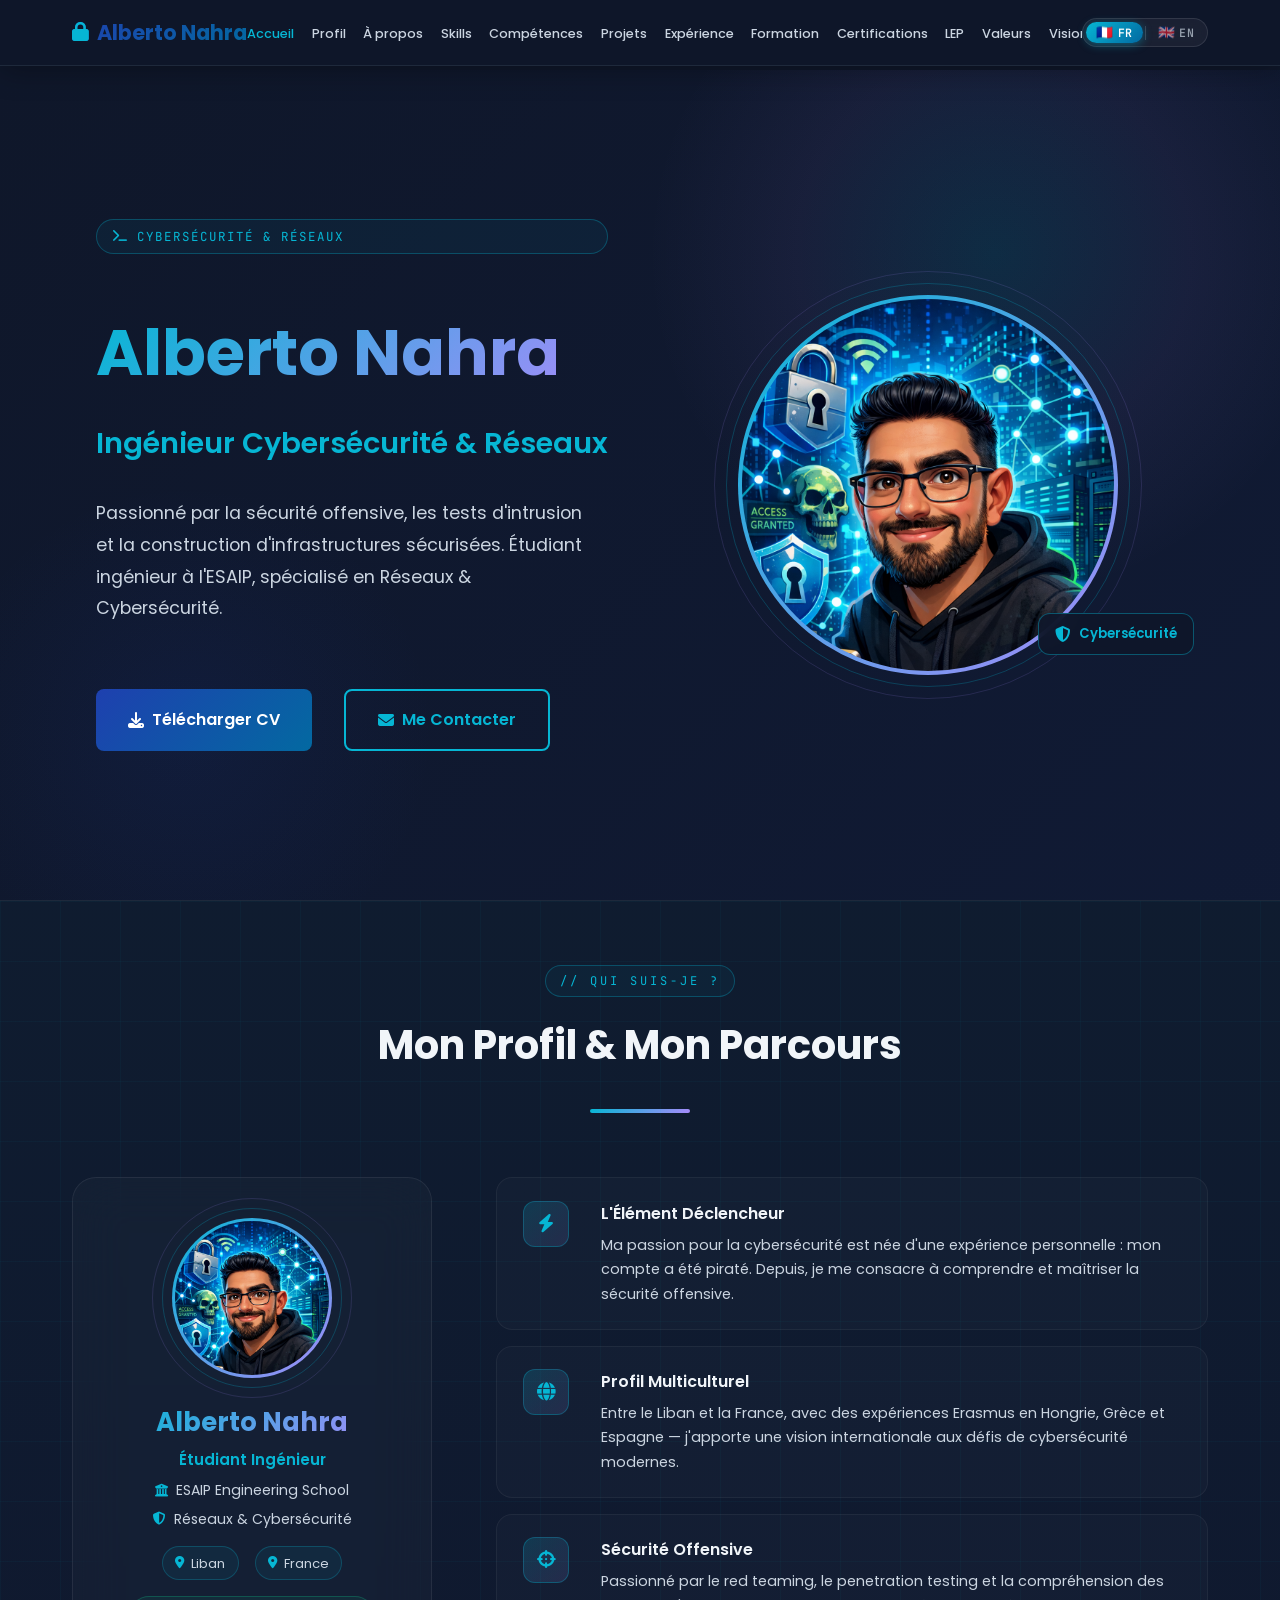
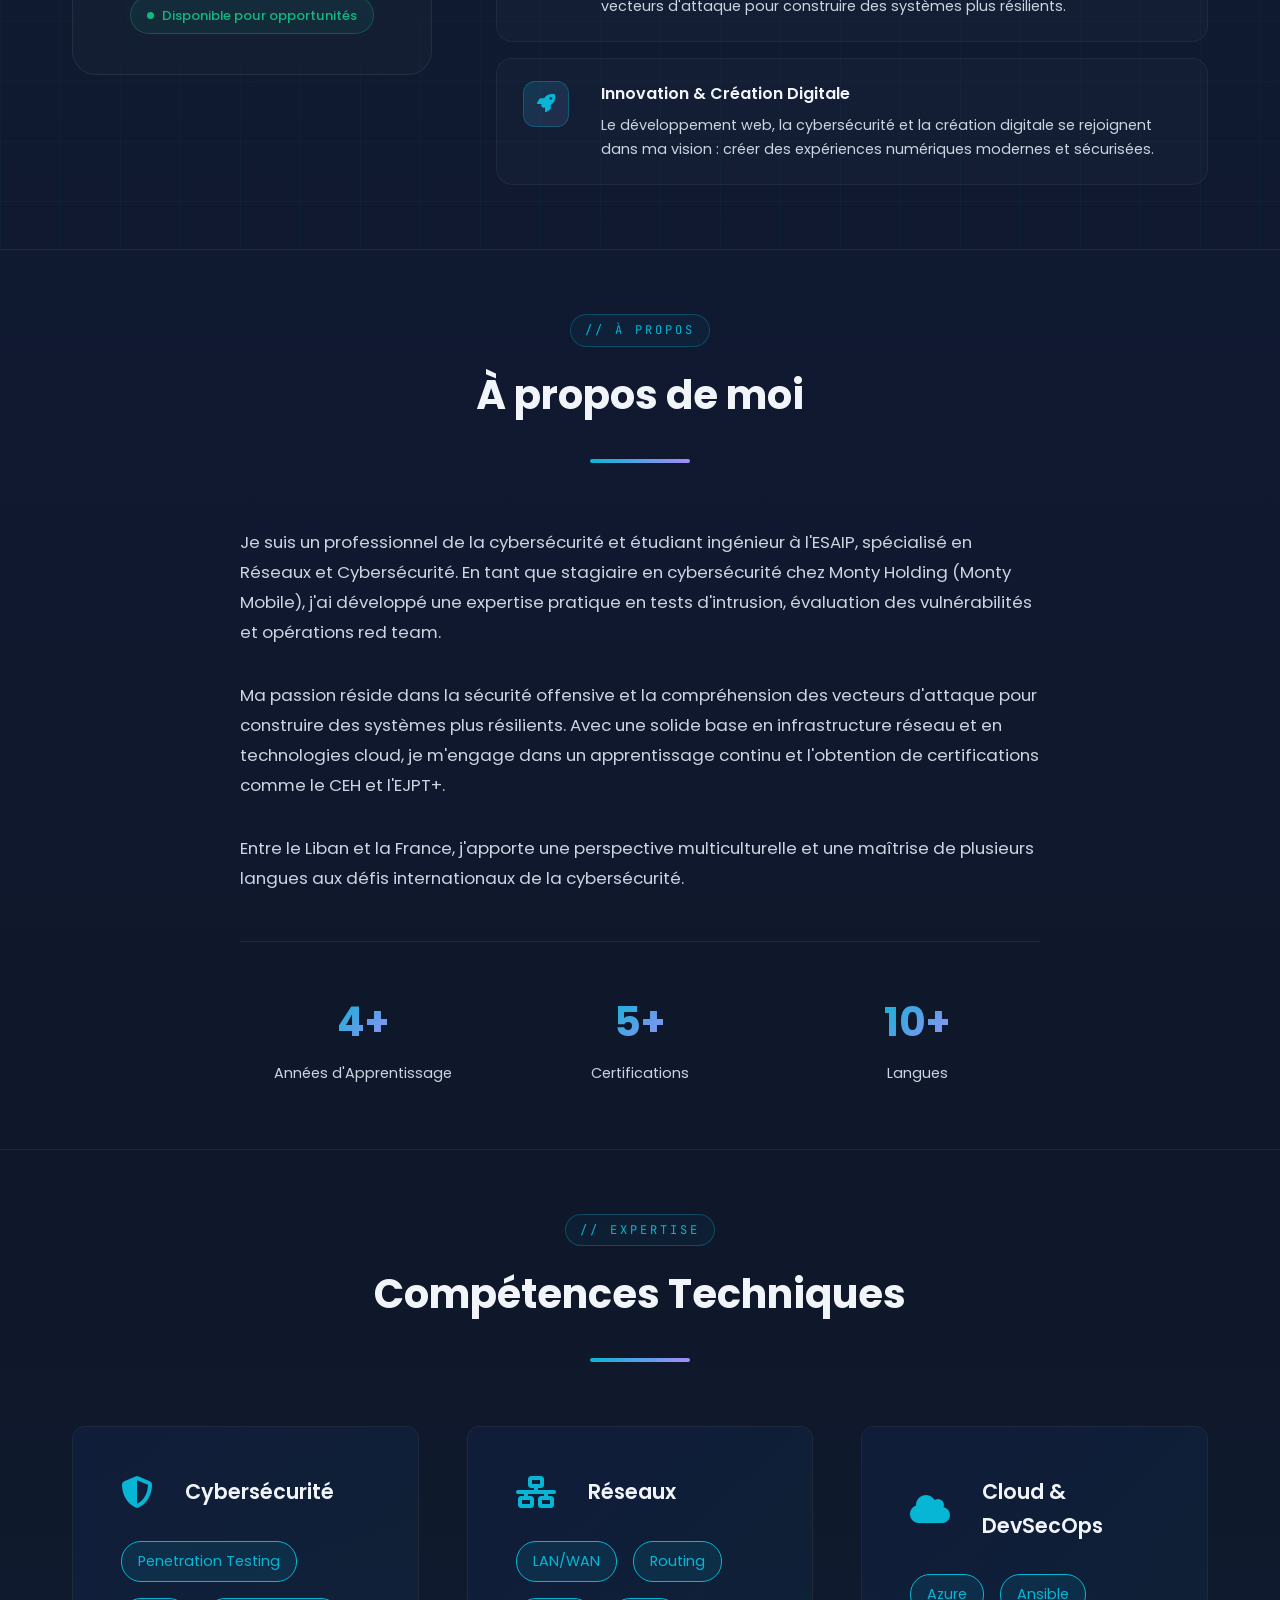
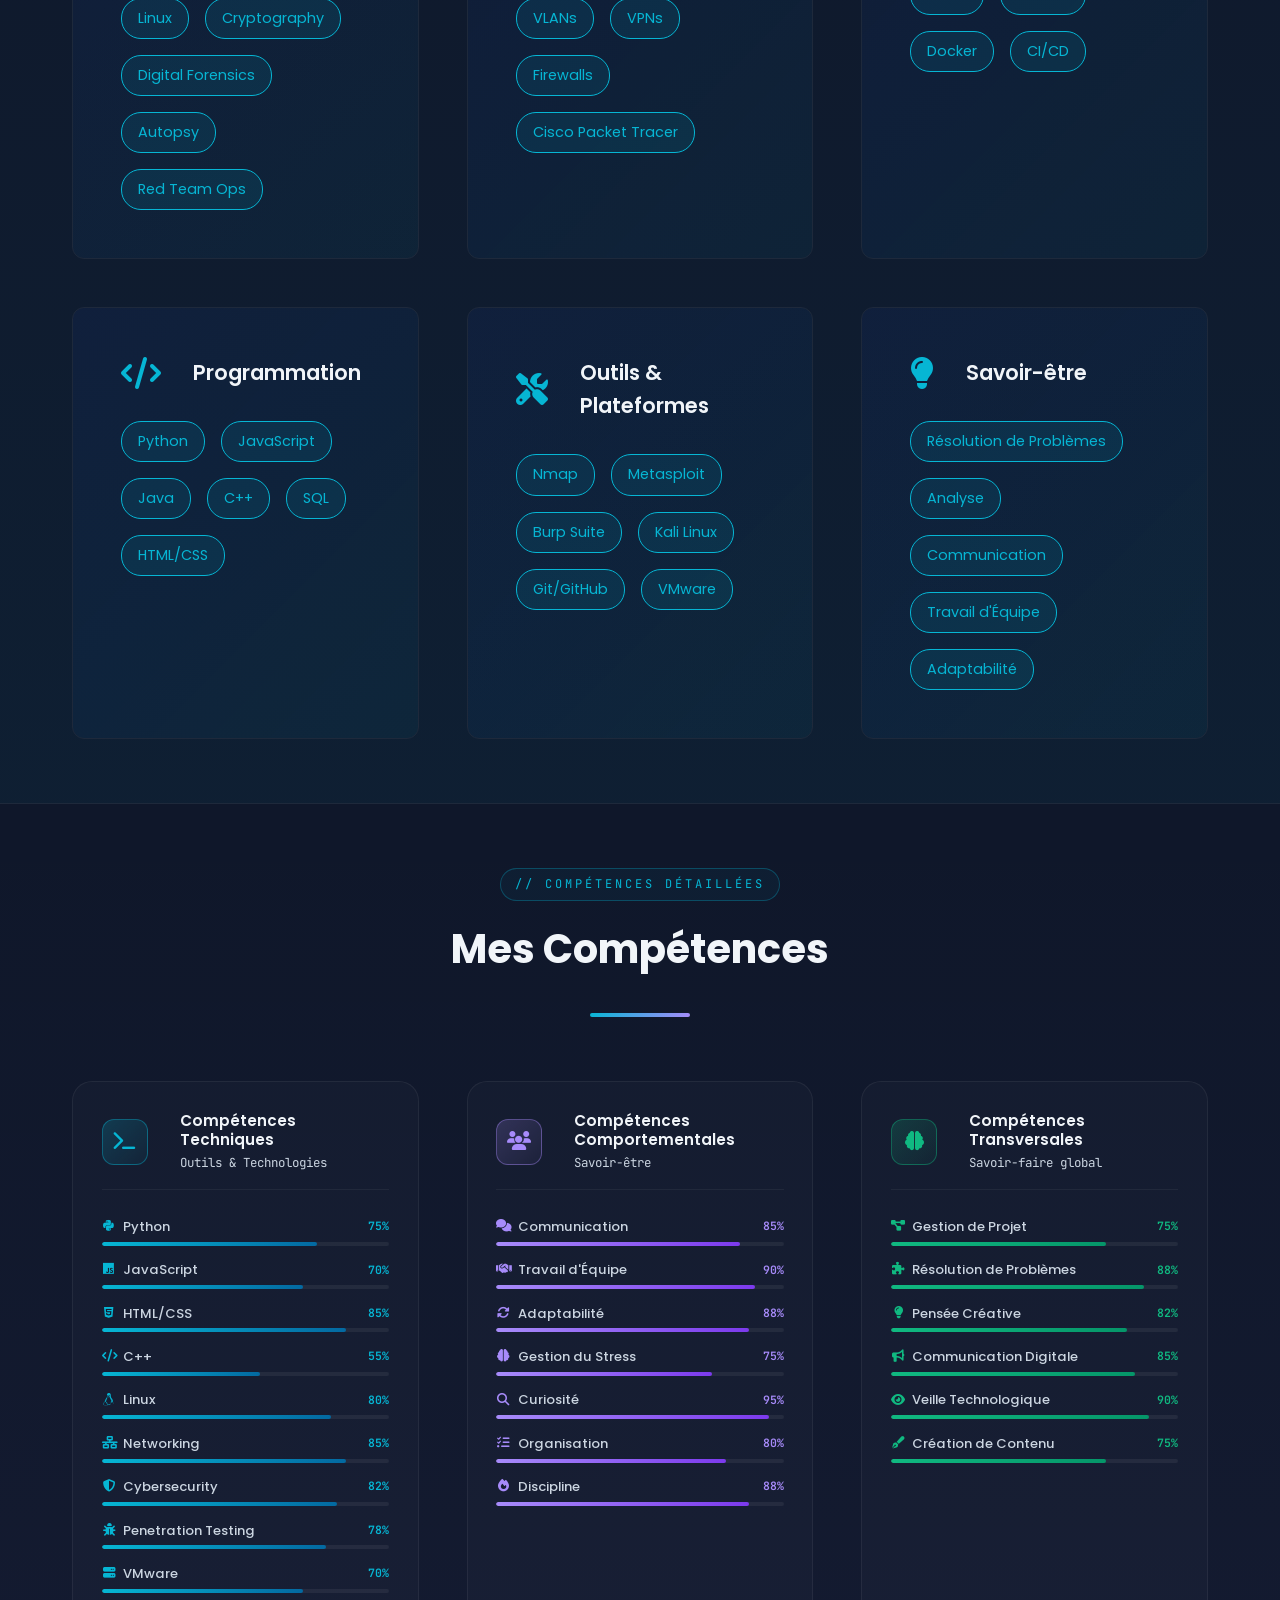
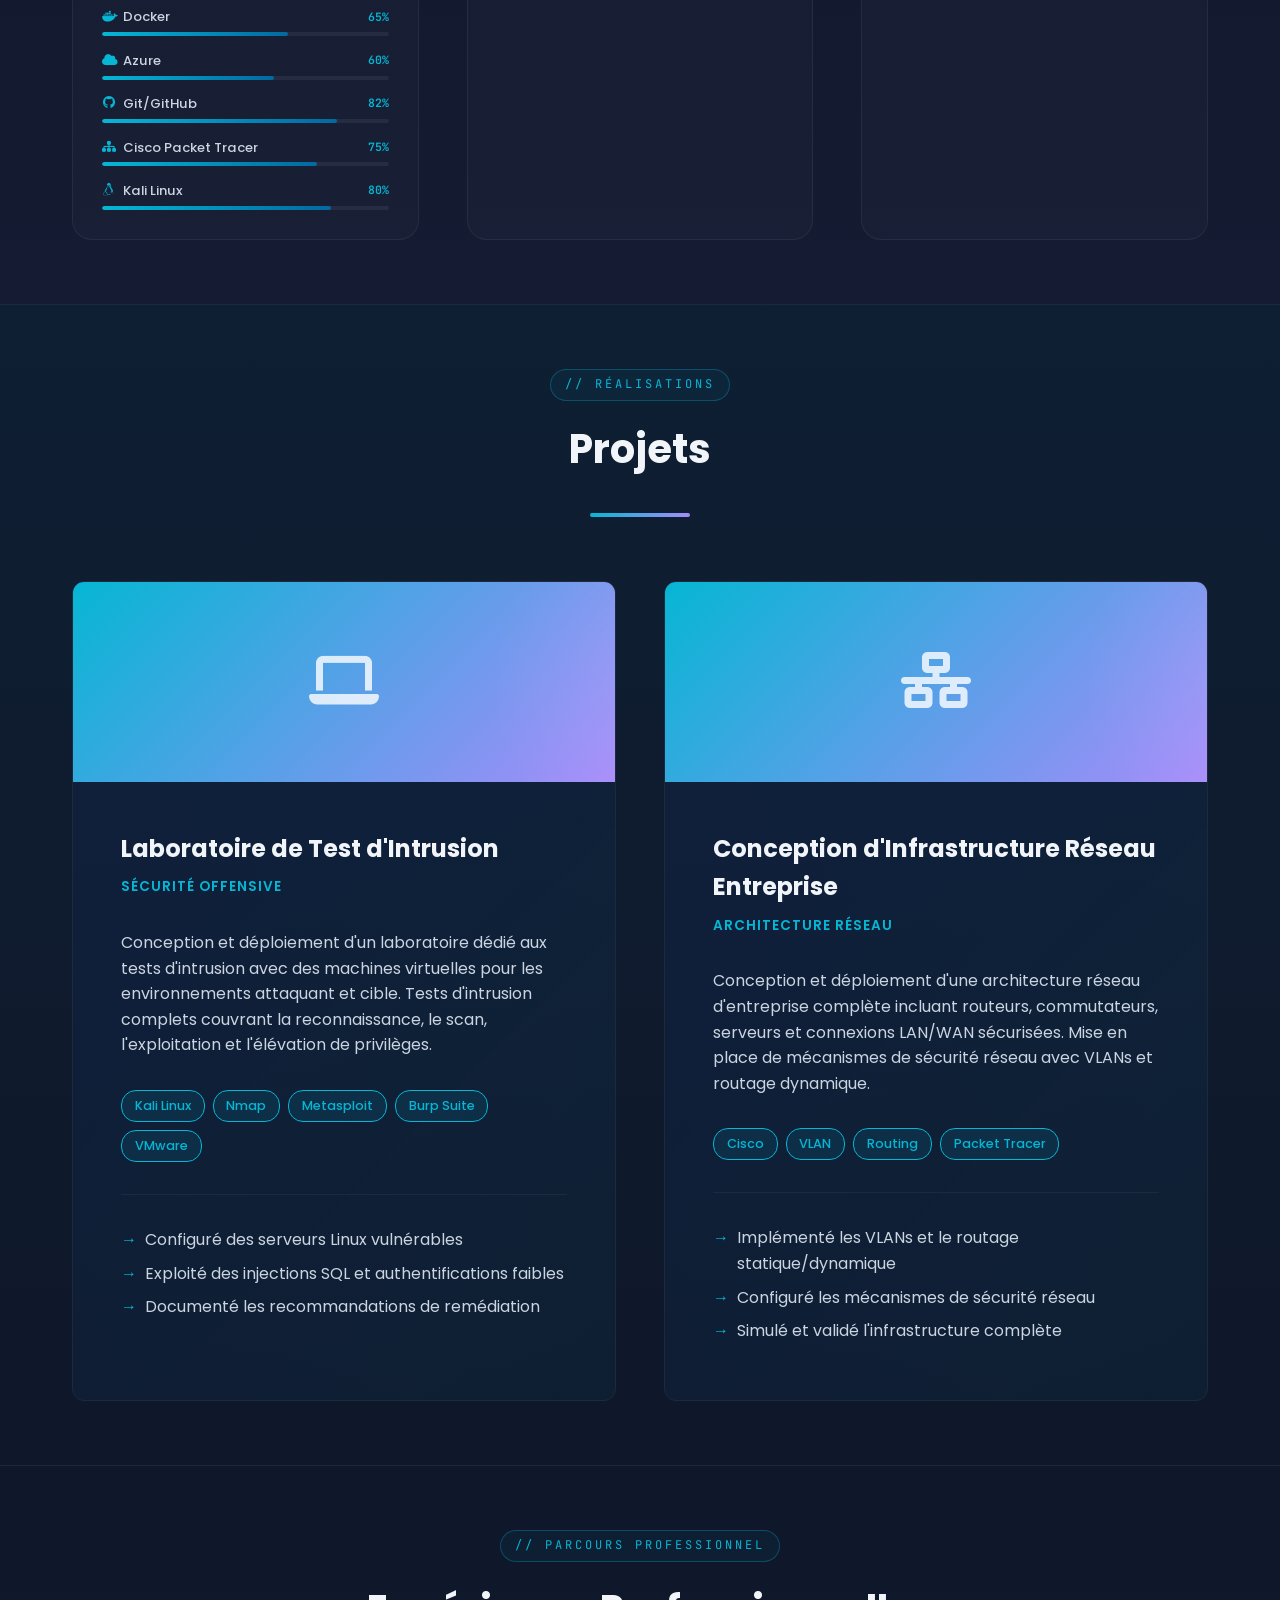
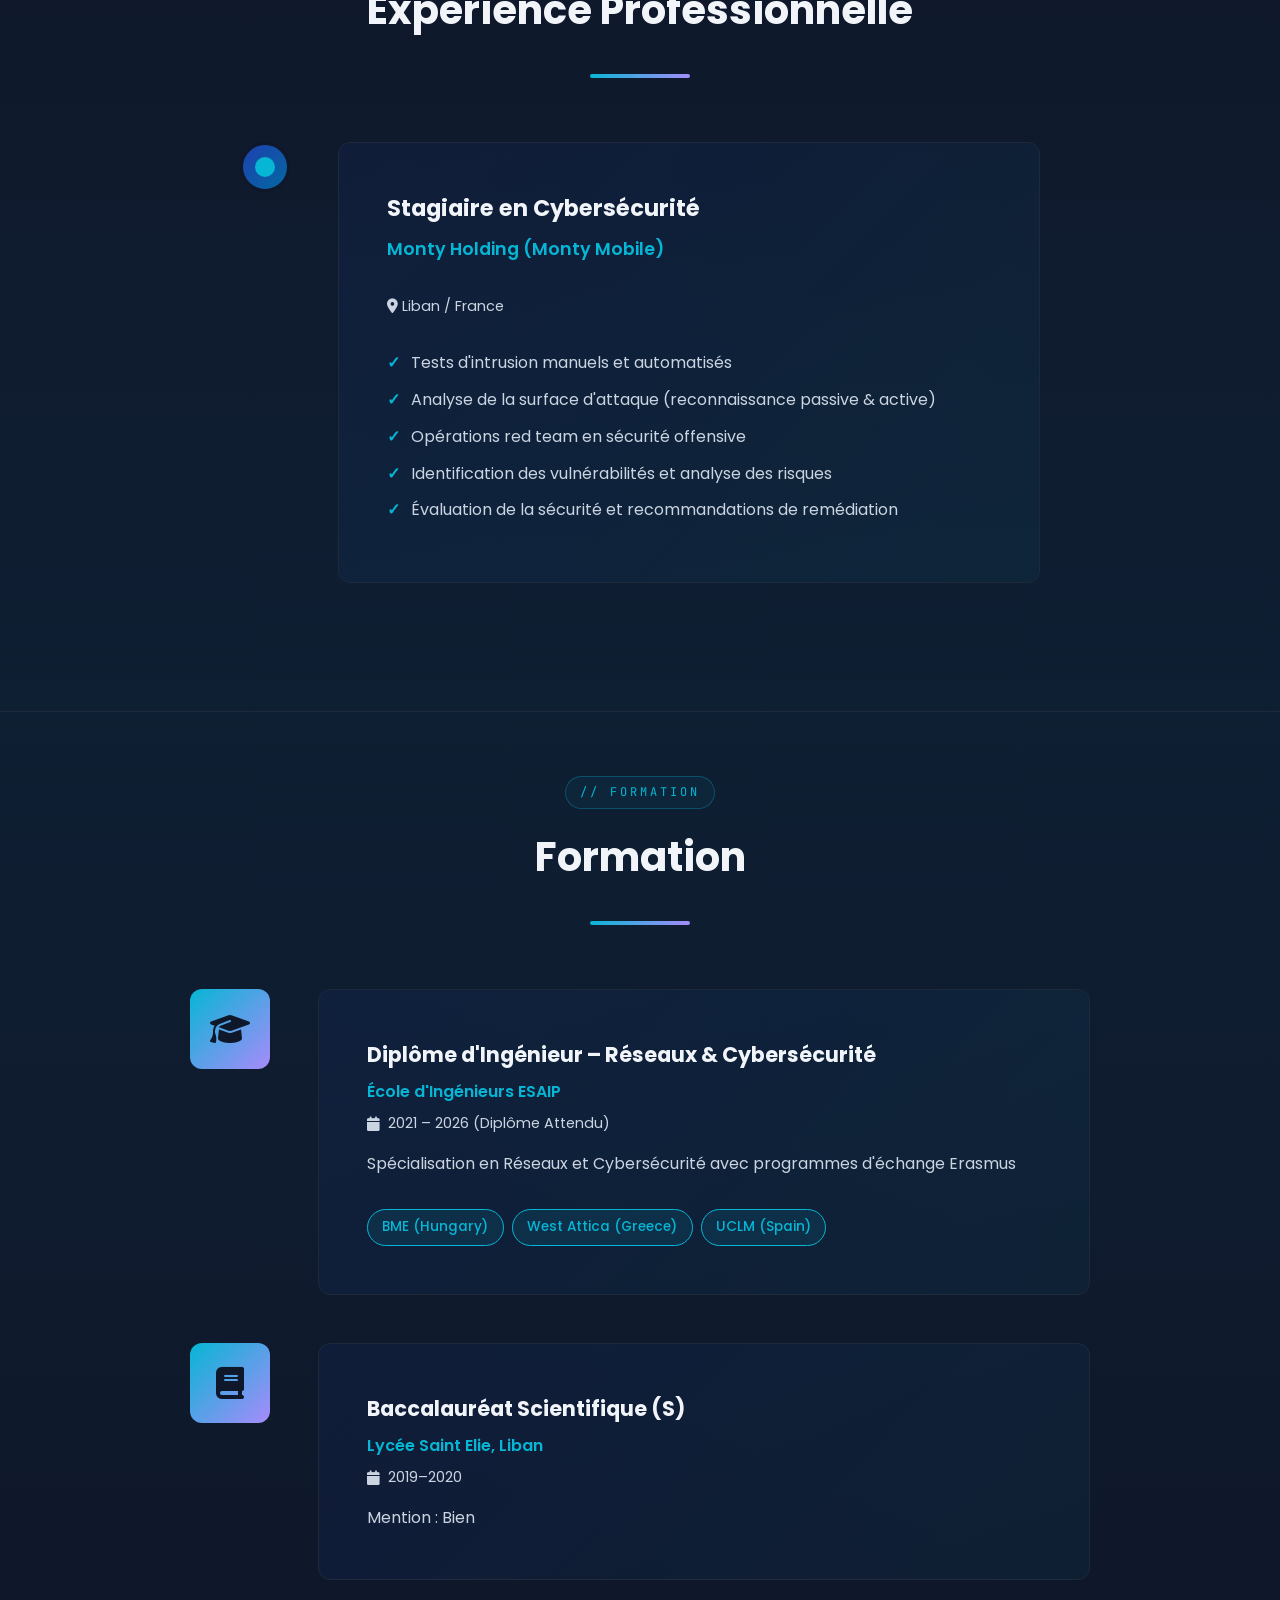
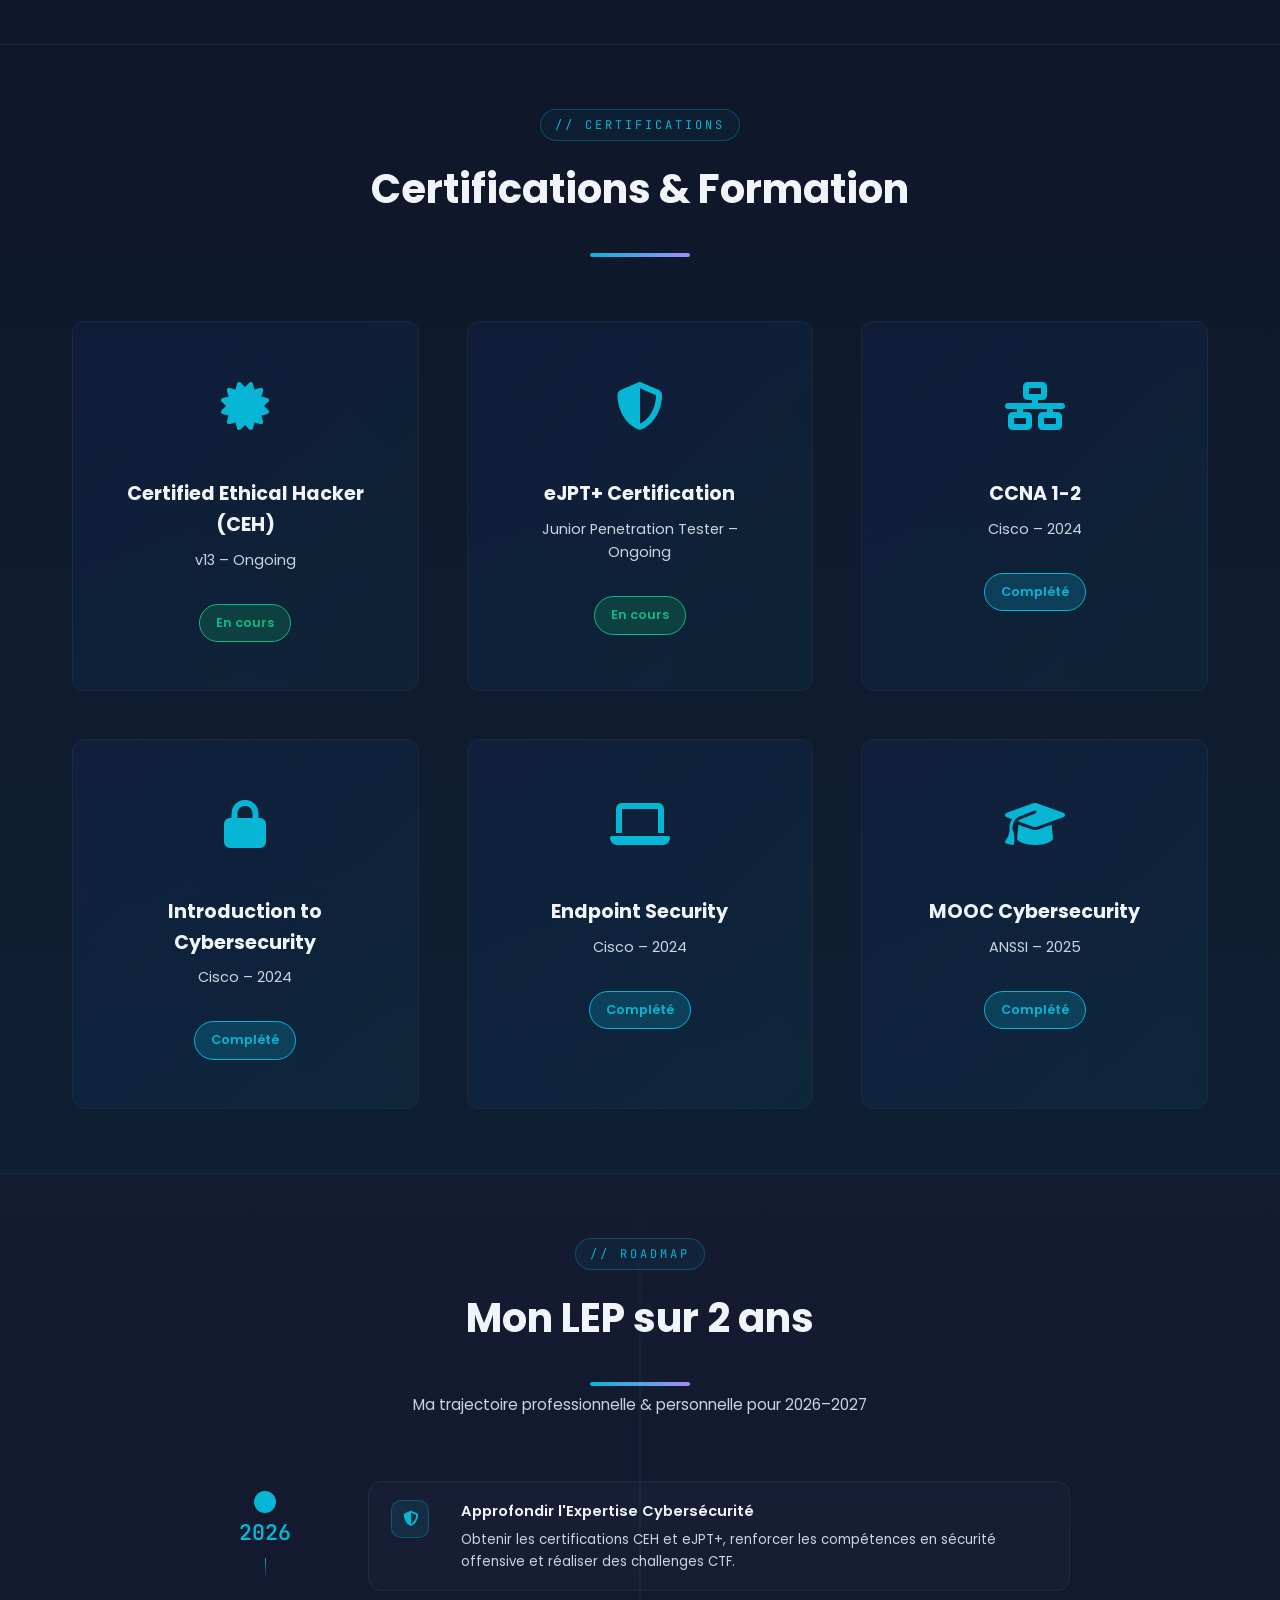
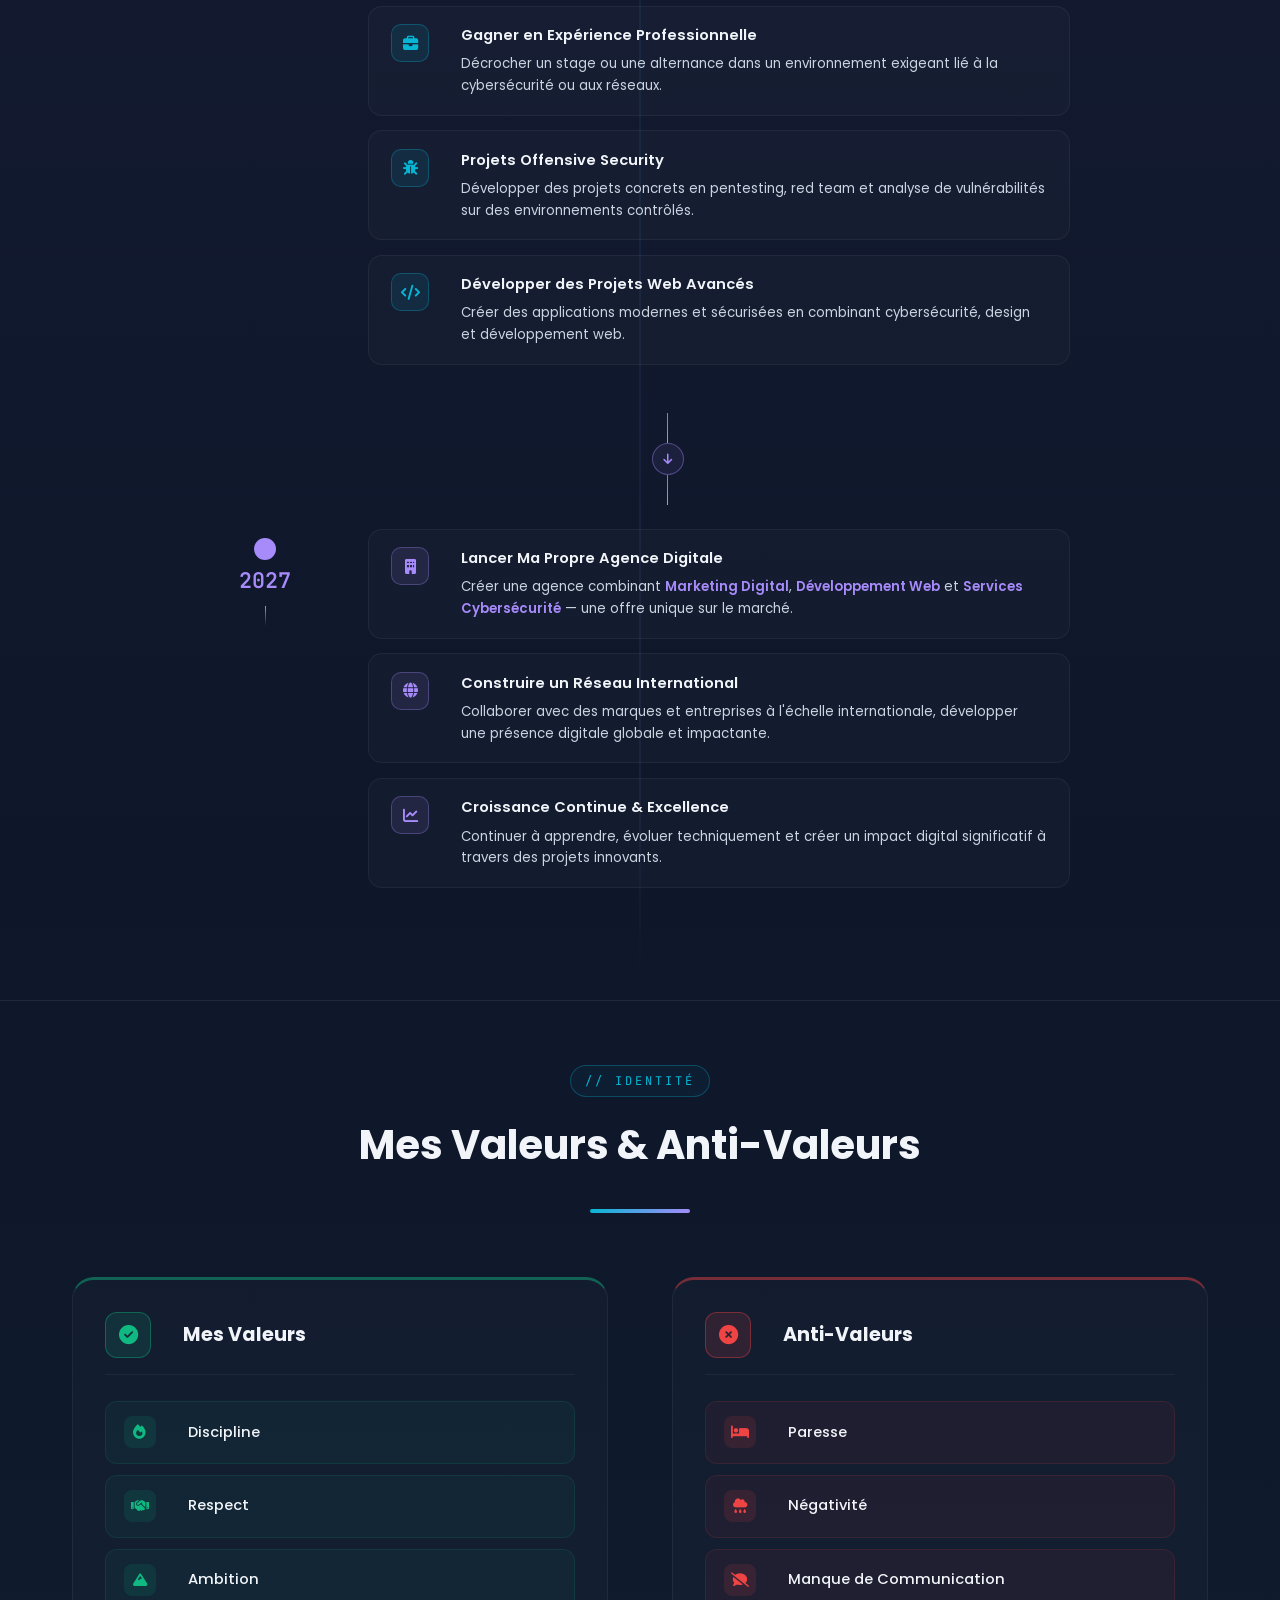
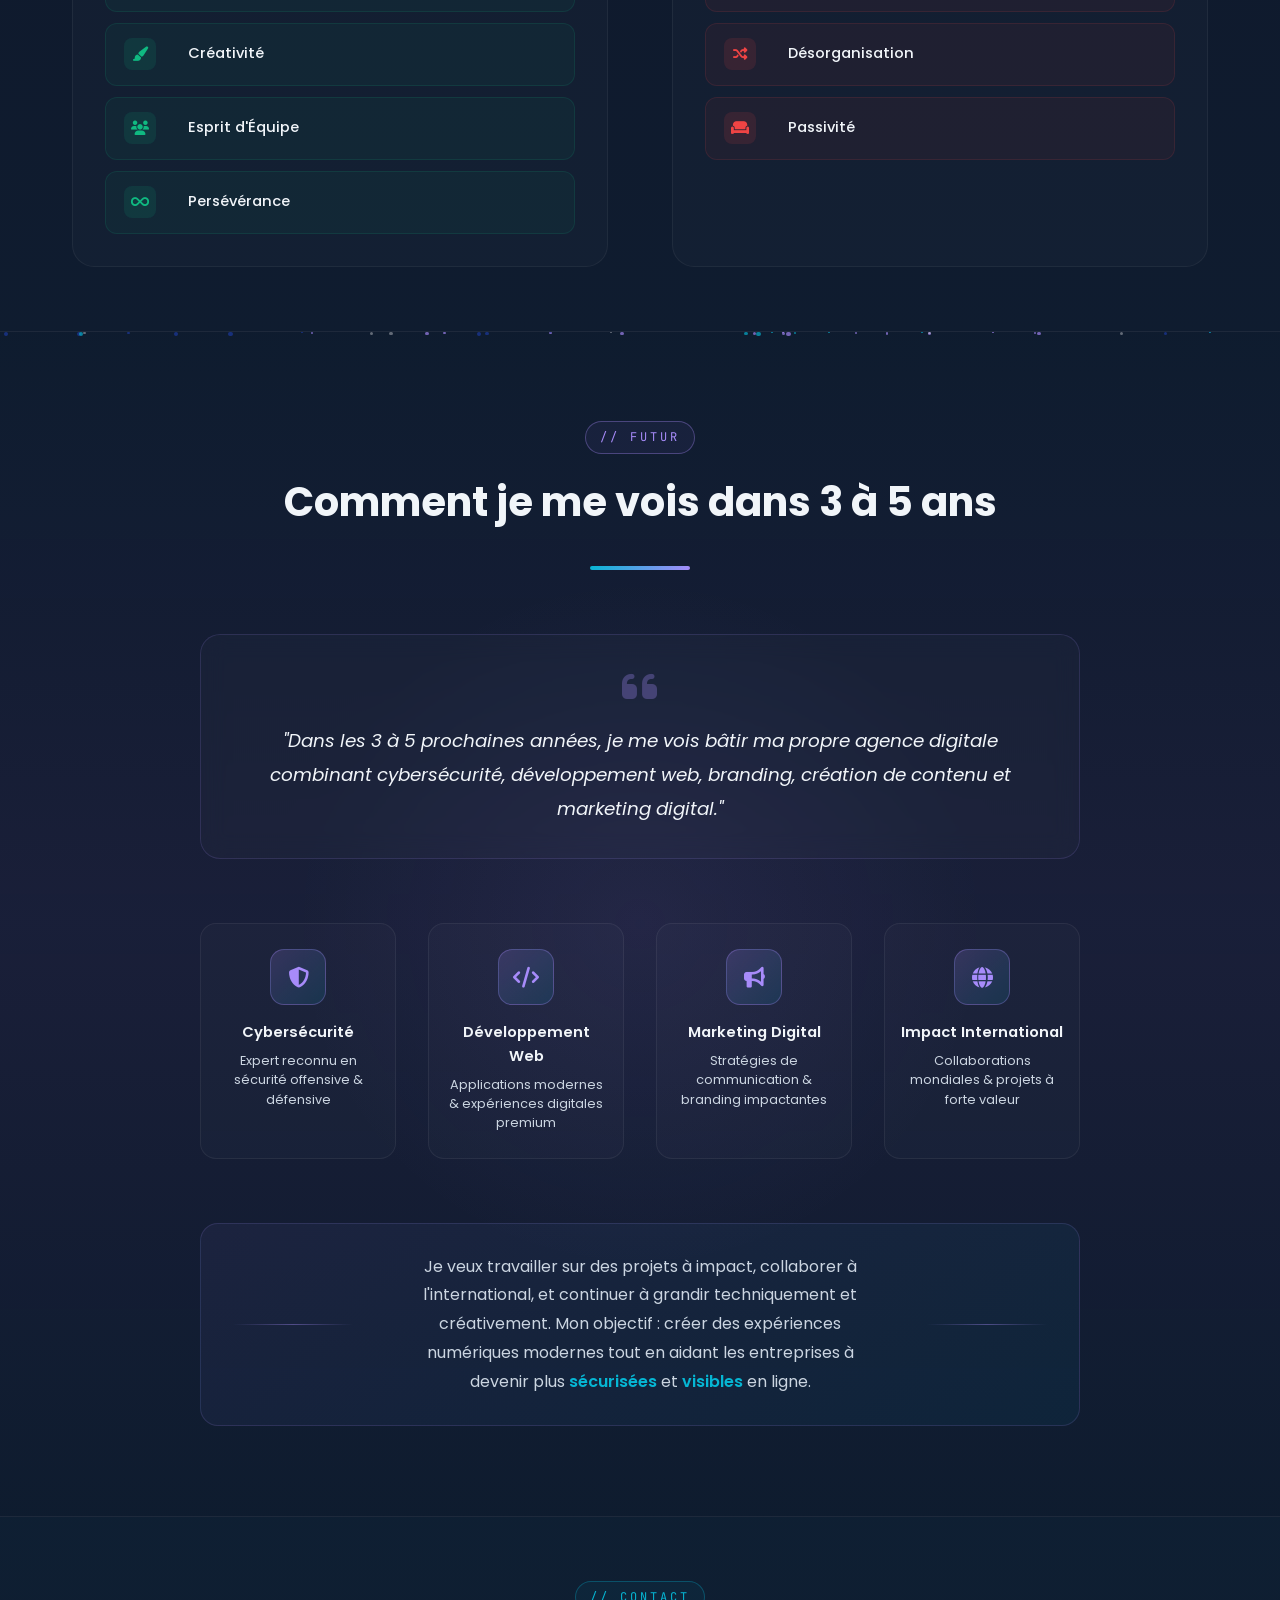
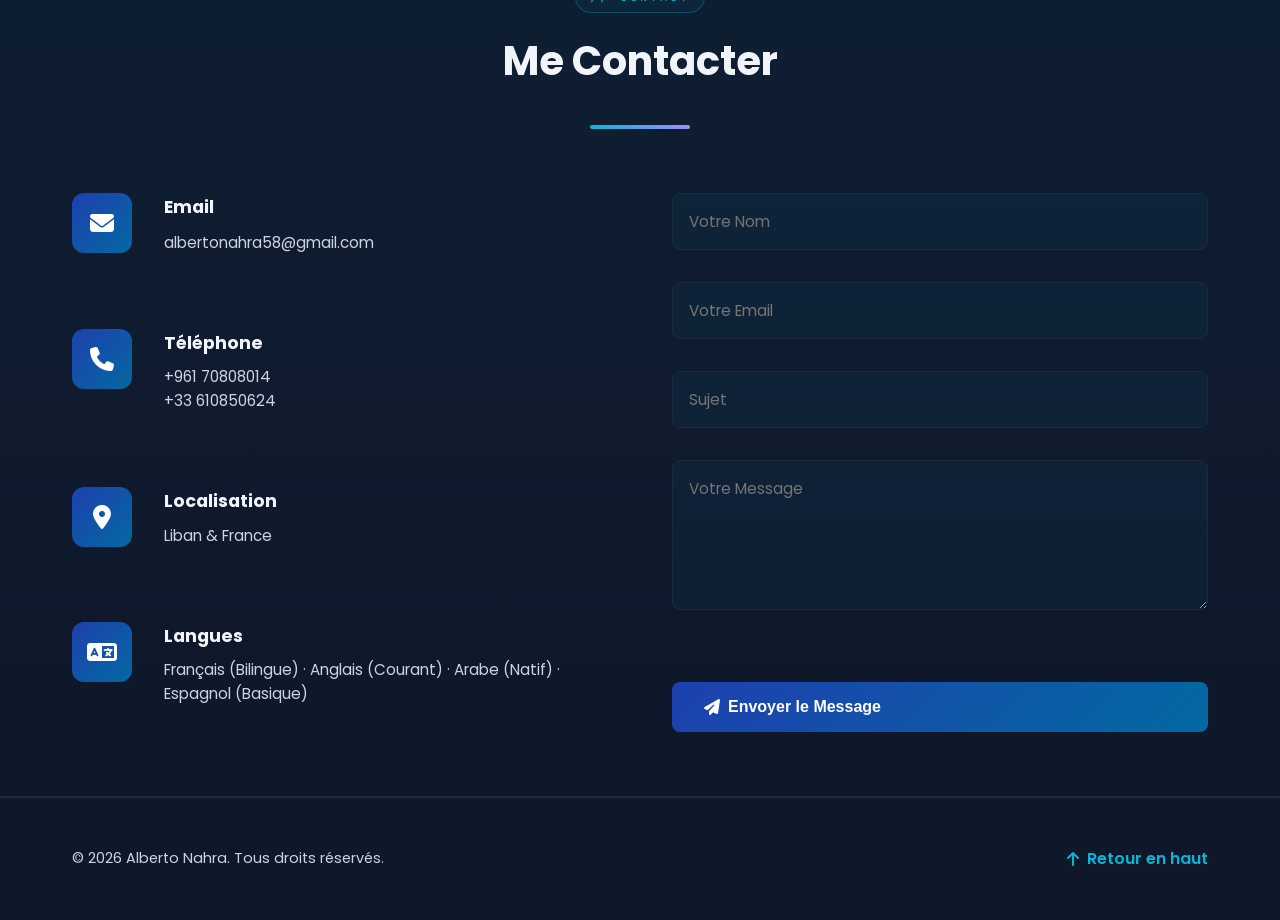
<file: index.html>
<!DOCTYPE html>
<html lang="fr">
<head>
    <meta charset="UTF-8">
    <meta name="viewport" content="width=device-width, initial-scale=1.0">
    <title>Alberto Nahra — Portfolio</title>
    <link rel="stylesheet" href="style.css">
    <link rel="stylesheet" href="https://cdnjs.cloudflare.com/ajax/libs/font-awesome/6.4.0/css/all.min.css">
    <link href="https://fonts.googleapis.com/css2?family=Poppins:wght@300;400;500;600;700&family=JetBrains+Mono:wght@400;600&display=swap" rel="stylesheet">
</head>
<body>

    <!-- ===== NAVIGATION ===== -->
    <nav class="navbar" id="navbar">
        <div class="nav-container">
            <div class="nav-logo">
                <i class="fas fa-lock nav-logo-icon"></i>
                <span>Alberto Nahra</span>
            </div>

            <ul class="nav-menu">
                <li><a href="#home"          class="nav-link active"  data-i18n="nav.home">Accueil</a></li>
                <li><a href="#profil"        class="nav-link"         data-i18n="nav.profil">Profil</a></li>
                <li><a href="#about"         class="nav-link"         data-i18n="nav.about">À propos</a></li>
                <li><a href="#skills"        class="nav-link"         data-i18n="nav.skills">Skills</a></li>
                <li><a href="#competences"   class="nav-link"         data-i18n="nav.competences">Compétences</a></li>
                <li><a href="#projects"      class="nav-link"         data-i18n="nav.projects">Projets</a></li>
                <li><a href="#experience"    class="nav-link"         data-i18n="nav.experience">Expérience</a></li>
                <li><a href="#education"     class="nav-link"         data-i18n="nav.education">Formation</a></li>
                <li><a href="#certifications"class="nav-link"         data-i18n="nav.certifications">Certifications</a></li>
                <li><a href="#lep"           class="nav-link"         data-i18n="nav.lep">LEP</a></li>
                <li><a href="#valeurs"       class="nav-link"         data-i18n="nav.valeurs">Valeurs</a></li>
                <li><a href="#vision"        class="nav-link"         data-i18n="nav.vision">Vision</a></li>
                <li><a href="#contact"       class="nav-link"         data-i18n="nav.contact">Contact</a></li>
            </ul>

            <div class="nav-actions">
                <!-- Language Toggle -->
                <div class="lang-toggle" role="group" aria-label="Language selector">
                    <button class="lang-btn active" data-lang="fr" aria-label="Français" aria-pressed="true">
                        <span class="lang-flag" aria-hidden="true">🇫🇷</span>
                        <span class="lang-code">FR</span>
                    </button>
                    <span class="lang-sep" aria-hidden="true"></span>
                    <button class="lang-btn" data-lang="en" aria-label="English" aria-pressed="false">
                        <span class="lang-flag" aria-hidden="true">🇬🇧</span>
                        <span class="lang-code">EN</span>
                    </button>
                </div>
                <!-- Hamburger -->
                <div class="hamburger" id="hamburger" role="button" aria-label="Menu" tabindex="0">
                    <span></span>
                    <span></span>
                    <span></span>
                </div>
            </div>
        </div>
    </nav>

    <!-- ===== HERO ===== -->
    <section id="home" class="hero">
        <div class="hero-bg-glow"></div>
        <div class="hero-content container">
            <div class="hero-text">
                <span class="hero-tag">
                    <i class="fas fa-terminal"></i>
                    <span data-i18n="hero.tag">Cybersécurité &amp; Réseaux</span>
                </span>
                <h1 class="hero-title">Alberto Nahra</h1>
                <h2 class="hero-subtitle" data-i18n="hero.subtitle">Ingénieur Cybersécurité &amp; Réseaux</h2>
                <p class="hero-description" data-i18n="hero.desc">Passionné par la sécurité offensive, les tests d'intrusion et la construction d'infrastructures sécurisées. Étudiant ingénieur à l'ESAIP, spécialisé en Réseaux &amp; Cybersécurité.</p>
                <div class="hero-buttons">
                    <a href="Alberto Nahra CV  (1).pdf" class="btn btn-primary" download>
                        <i class="fas fa-download"></i>
                        <span data-i18n="hero.btn_cv">Télécharger CV</span>
                    </a>
                    <a href="#contact" class="btn btn-secondary">
                        <i class="fas fa-envelope"></i>
                        <span data-i18n="hero.btn_contact">Me Contacter</span>
                    </a>
                </div>
            </div>
            <div class="hero-image">
                <div class="hero-img-ring">
                    <img src="profile.png" alt="Alberto Nahra" class="profile-img">
                </div>
                <div class="hero-img-badge">
                    <i class="fas fa-shield-alt"></i>
                    <span data-i18n="hero.badge">Cybersécurité</span>
                </div>
            </div>
        </div>
    </section>

    <!-- ===== MON PROFIL & MON PARCOURS ===== -->
    <section id="profil" class="profil">
        <div class="profil-grid-bg"></div>
        <div class="container">
            <div class="section-header">
                <span class="section-tag" data-i18n="profil.tag">// Qui suis-je ?</span>
                <h2 class="section-title" data-i18n="profil.title">Mon Profil &amp; Mon Parcours</h2>
                <div class="title-underline"></div>
            </div>
            <div class="profil-layout">
                <div class="profil-card-wrap scroll-reveal">
                    <div class="profil-card">
                        <div class="profil-card-border-glow"></div>
                        <div class="profil-avatar-ring">
                            <img src="profile.png" alt="Alberto Nahra" class="profil-avatar">
                        </div>
                        <div class="profil-card-info">
                            <h3 class="profil-name">Alberto Nahra</h3>
                            <p class="profil-role" data-i18n="profil.role">Étudiant Ingénieur</p>
                            <p class="profil-school">
                                <i class="fas fa-university"></i>
                                <span data-i18n="profil.school">ESAIP Engineering School</span>
                            </p>
                            <p class="profil-spec">
                                <i class="fas fa-shield-alt"></i>
                                <span data-i18n="profil.spec">Réseaux &amp; Cybersécurité</span>
                            </p>
                            <div class="profil-locations">
                                <span class="location-badge">
                                    <i class="fas fa-map-marker-alt"></i>
                                    <span data-i18n="profil.loc1">Liban</span>
                                </span>
                                <span class="location-badge">
                                    <i class="fas fa-map-marker-alt"></i>
                                    <span data-i18n="profil.loc2">France</span>
                                </span>
                            </div>
                            <div class="profil-available">
                                <span class="available-dot"></span>
                                <span data-i18n="profil.available">Disponible pour opportunités</span>
                            </div>
                        </div>
                    </div>
                </div>

                <div class="profil-story">
                    <div class="story-item scroll-reveal" data-delay="100">
                        <div class="story-icon-wrap"><i class="fas fa-bolt"></i></div>
                        <div class="story-body">
                            <h4 data-i18n="profil.story1_title">L'Élément Déclencheur</h4>
                            <p data-i18n="profil.story1_text">Ma passion pour la cybersécurité est née d'une expérience personnelle : mon compte a été piraté. Depuis, je me consacre à comprendre et maîtriser la sécurité offensive.</p>
                        </div>
                    </div>
                    <div class="story-item scroll-reveal" data-delay="200">
                        <div class="story-icon-wrap"><i class="fas fa-globe"></i></div>
                        <div class="story-body">
                            <h4 data-i18n="profil.story2_title">Profil Multiculturel</h4>
                            <p data-i18n="profil.story2_text">Entre le Liban et la France, avec des expériences Erasmus en Hongrie, Grèce et Espagne — j'apporte une vision internationale aux défis de cybersécurité modernes.</p>
                        </div>
                    </div>
                    <div class="story-item scroll-reveal" data-delay="300">
                        <div class="story-icon-wrap"><i class="fas fa-crosshairs"></i></div>
                        <div class="story-body">
                            <h4 data-i18n="profil.story3_title">Sécurité Offensive</h4>
                            <p data-i18n="profil.story3_text">Passionné par le red teaming, le penetration testing et la compréhension des vecteurs d'attaque pour construire des systèmes plus résilients.</p>
                        </div>
                    </div>
                    <div class="story-item scroll-reveal" data-delay="400">
                        <div class="story-icon-wrap"><i class="fas fa-rocket"></i></div>
                        <div class="story-body">
                            <h4 data-i18n="profil.story4_title">Innovation &amp; Création Digitale</h4>
                            <p data-i18n="profil.story4_text">Le développement web, la cybersécurité et la création digitale se rejoignent dans ma vision : créer des expériences numériques modernes et sécurisées.</p>
                        </div>
                    </div>
                </div>
            </div>
        </div>
    </section>

    <!-- ===== ABOUT ===== -->
    <section id="about" class="about">
        <div class="container">
            <div class="section-header">
                <span class="section-tag" data-i18n="about.tag">// À propos</span>
                <h2 class="section-title" data-i18n="about.title">À propos de moi</h2>
                <div class="title-underline"></div>
            </div>
            <div class="about-content">
                <div class="about-text">
                    <p data-i18n="about.p1">Je suis un professionnel de la cybersécurité et étudiant ingénieur à l'ESAIP, spécialisé en Réseaux et Cybersécurité. En tant que stagiaire en cybersécurité chez Monty Holding (Monty Mobile), j'ai développé une expertise pratique en tests d'intrusion, évaluation des vulnérabilités et opérations red team.</p>
                    <p data-i18n="about.p2">Ma passion réside dans la sécurité offensive et la compréhension des vecteurs d'attaque pour construire des systèmes plus résilients. Avec une solide base en infrastructure réseau et en technologies cloud, je m'engage dans un apprentissage continu et l'obtention de certifications comme le CEH et l'EJPT+.</p>
                    <p data-i18n="about.p3">Entre le Liban et la France, j'apporte une perspective multiculturelle et une maîtrise de plusieurs langues aux défis internationaux de la cybersécurité.</p>
                    <div class="about-stats">
                        <div class="stat">
                            <span class="stat-number" data-target="4">4+</span>
                            <span class="stat-label" data-i18n="about.stat1">Années d'Apprentissage</span>
                        </div>
                        <div class="stat">
                            <span class="stat-number" data-target="5">5+</span>
                            <span class="stat-label" data-i18n="about.stat2">Certifications</span>
                        </div>
                        <div class="stat">
                            <span class="stat-number" data-target="10">10+</span>
                            <span class="stat-label" data-i18n="about.stat3">Langues</span>
                        </div>
                    </div>
                </div>
            </div>
        </div>
    </section>

    <!-- ===== SKILLS (existing) ===== -->
    <section id="skills" class="skills">
        <div class="container">
            <div class="section-header">
                <span class="section-tag" data-i18n="skills.tag">// Expertise</span>
                <h2 class="section-title" data-i18n="skills.title">Compétences Techniques</h2>
                <div class="title-underline"></div>
            </div>
            <div class="skills-grid">
                <div class="skill-category">
                    <div class="skill-header">
                        <i class="fas fa-shield-alt"></i>
                        <h3 data-i18n="skills.cat1">Cybersécurité</h3>
                    </div>
                    <div class="skill-list">
                        <span class="skill-tag">Penetration Testing</span>
                        <span class="skill-tag">Linux</span>
                        <span class="skill-tag">Cryptography</span>
                        <span class="skill-tag">Digital Forensics</span>
                        <span class="skill-tag">Autopsy</span>
                        <span class="skill-tag">Red Team Ops</span>
                    </div>
                </div>
                <div class="skill-category">
                    <div class="skill-header">
                        <i class="fas fa-network-wired"></i>
                        <h3 data-i18n="skills.cat2">Réseaux</h3>
                    </div>
                    <div class="skill-list">
                        <span class="skill-tag">LAN/WAN</span>
                        <span class="skill-tag">Routing</span>
                        <span class="skill-tag">VLANs</span>
                        <span class="skill-tag">VPNs</span>
                        <span class="skill-tag">Firewalls</span>
                        <span class="skill-tag">Cisco Packet Tracer</span>
                    </div>
                </div>
                <div class="skill-category">
                    <div class="skill-header">
                        <i class="fas fa-cloud"></i>
                        <h3 data-i18n="skills.cat3">Cloud &amp; DevSecOps</h3>
                    </div>
                    <div class="skill-list">
                        <span class="skill-tag">Azure</span>
                        <span class="skill-tag">Ansible</span>
                        <span class="skill-tag">Docker</span>
                        <span class="skill-tag">CI/CD</span>
                    </div>
                </div>
                <div class="skill-category">
                    <div class="skill-header">
                        <i class="fas fa-code"></i>
                        <h3 data-i18n="skills.cat4">Programmation</h3>
                    </div>
                    <div class="skill-list">
                        <span class="skill-tag">Python</span>
                        <span class="skill-tag">JavaScript</span>
                        <span class="skill-tag">Java</span>
                        <span class="skill-tag">C++</span>
                        <span class="skill-tag">SQL</span>
                        <span class="skill-tag">HTML/CSS</span>
                    </div>
                </div>
                <div class="skill-category">
                    <div class="skill-header">
                        <i class="fas fa-tools"></i>
                        <h3 data-i18n="skills.cat5">Outils &amp; Plateformes</h3>
                    </div>
                    <div class="skill-list">
                        <span class="skill-tag">Nmap</span>
                        <span class="skill-tag">Metasploit</span>
                        <span class="skill-tag">Burp Suite</span>
                        <span class="skill-tag">Kali Linux</span>
                        <span class="skill-tag">Git/GitHub</span>
                        <span class="skill-tag">VMware</span>
                    </div>
                </div>
                <div class="skill-category">
                    <div class="skill-header">
                        <i class="fas fa-lightbulb"></i>
                        <h3 data-i18n="skills.cat6">Savoir-être</h3>
                    </div>
                    <div class="skill-list">
                        <span class="skill-tag" data-i18n="comp.prob_solving">Résolution de Problèmes</span>
                        <span class="skill-tag" data-i18n="comp.analysis">Analyse</span>
                        <span class="skill-tag" data-i18n="comp.communication">Communication</span>
                        <span class="skill-tag" data-i18n="comp.teamwork">Travail d'Équipe</span>
                        <span class="skill-tag" data-i18n="comp.adaptability">Adaptabilité</span>
                    </div>
                </div>
            </div>
        </div>
    </section>

    <!-- ===== MES COMPÉTENCES (new) ===== -->
    <section id="competences" class="competences">
        <div class="container">
            <div class="section-header">
                <span class="section-tag" data-i18n="comp.tag">// Compétences détaillées</span>
                <h2 class="section-title" data-i18n="comp.title">Mes Compétences</h2>
                <div class="title-underline"></div>
            </div>
            <div class="competences-grid">

                <!-- A. Techniques -->
                <div class="comp-category scroll-reveal" data-delay="0">
                    <div class="comp-category-header">
                        <div class="comp-icon-wrap cyan"><i class="fas fa-terminal"></i></div>
                        <div>
                            <h3 data-i18n="comp.tech_title">Compétences Techniques</h3>
                            <p class="comp-category-sub" data-i18n="comp.tech_sub">Outils &amp; Technologies</p>
                        </div>
                    </div>
                    <div class="skill-bars">
                        <div class="skill-bar-item"><div class="skill-bar-label"><span><i class="fab fa-python"></i> Python</span><span class="skill-pct">75%</span></div><div class="skill-bar-track"><div class="skill-bar-fill" data-width="75"></div></div></div>
                        <div class="skill-bar-item"><div class="skill-bar-label"><span><i class="fab fa-js"></i> JavaScript</span><span class="skill-pct">70%</span></div><div class="skill-bar-track"><div class="skill-bar-fill" data-width="70"></div></div></div>
                        <div class="skill-bar-item"><div class="skill-bar-label"><span><i class="fab fa-html5"></i> HTML/CSS</span><span class="skill-pct">85%</span></div><div class="skill-bar-track"><div class="skill-bar-fill" data-width="85"></div></div></div>
                        <div class="skill-bar-item"><div class="skill-bar-label"><span><i class="fas fa-code"></i> C++</span><span class="skill-pct">55%</span></div><div class="skill-bar-track"><div class="skill-bar-fill" data-width="55"></div></div></div>
                        <div class="skill-bar-item"><div class="skill-bar-label"><span><i class="fab fa-linux"></i> Linux</span><span class="skill-pct">80%</span></div><div class="skill-bar-track"><div class="skill-bar-fill" data-width="80"></div></div></div>
                        <div class="skill-bar-item"><div class="skill-bar-label"><span><i class="fas fa-network-wired"></i> Networking</span><span class="skill-pct">85%</span></div><div class="skill-bar-track"><div class="skill-bar-fill" data-width="85"></div></div></div>
                        <div class="skill-bar-item"><div class="skill-bar-label"><span><i class="fas fa-shield-alt"></i> Cybersecurity</span><span class="skill-pct">82%</span></div><div class="skill-bar-track"><div class="skill-bar-fill" data-width="82"></div></div></div>
                        <div class="skill-bar-item"><div class="skill-bar-label"><span><i class="fas fa-bug"></i> Penetration Testing</span><span class="skill-pct">78%</span></div><div class="skill-bar-track"><div class="skill-bar-fill" data-width="78"></div></div></div>
                        <div class="skill-bar-item"><div class="skill-bar-label"><span><i class="fas fa-server"></i> VMware</span><span class="skill-pct">70%</span></div><div class="skill-bar-track"><div class="skill-bar-fill" data-width="70"></div></div></div>
                        <div class="skill-bar-item"><div class="skill-bar-label"><span><i class="fab fa-docker"></i> Docker</span><span class="skill-pct">65%</span></div><div class="skill-bar-track"><div class="skill-bar-fill" data-width="65"></div></div></div>
                        <div class="skill-bar-item"><div class="skill-bar-label"><span><i class="fas fa-cloud"></i> Azure</span><span class="skill-pct">60%</span></div><div class="skill-bar-track"><div class="skill-bar-fill" data-width="60"></div></div></div>
                        <div class="skill-bar-item"><div class="skill-bar-label"><span><i class="fab fa-github"></i> Git/GitHub</span><span class="skill-pct">82%</span></div><div class="skill-bar-track"><div class="skill-bar-fill" data-width="82"></div></div></div>
                        <div class="skill-bar-item"><div class="skill-bar-label"><span><i class="fas fa-sitemap"></i> Cisco Packet Tracer</span><span class="skill-pct">75%</span></div><div class="skill-bar-track"><div class="skill-bar-fill" data-width="75"></div></div></div>
                        <div class="skill-bar-item"><div class="skill-bar-label"><span><i class="fab fa-linux"></i> Kali Linux</span><span class="skill-pct">80%</span></div><div class="skill-bar-track"><div class="skill-bar-fill" data-width="80"></div></div></div>
                    </div>
                </div>

                <!-- B. Comportementales -->
                <div class="comp-category scroll-reveal" data-delay="150">
                    <div class="comp-category-header">
                        <div class="comp-icon-wrap purple"><i class="fas fa-users"></i></div>
                        <div>
                            <h3 data-i18n="comp.behav_title">Compétences Comportementales</h3>
                            <p class="comp-category-sub" data-i18n="comp.behav_sub">Savoir-être</p>
                        </div>
                    </div>
                    <div class="skill-bars skill-bars--purple">
                        <div class="skill-bar-item"><div class="skill-bar-label"><span><i class="fas fa-comments"></i> <span data-i18n="comp.communication">Communication</span></span><span class="skill-pct">85%</span></div><div class="skill-bar-track"><div class="skill-bar-fill" data-width="85"></div></div></div>
                        <div class="skill-bar-item"><div class="skill-bar-label"><span><i class="fas fa-handshake"></i> <span data-i18n="comp.teamwork">Travail d'Équipe</span></span><span class="skill-pct">90%</span></div><div class="skill-bar-track"><div class="skill-bar-fill" data-width="90"></div></div></div>
                        <div class="skill-bar-item"><div class="skill-bar-label"><span><i class="fas fa-sync-alt"></i> <span data-i18n="comp.adaptability">Adaptabilité</span></span><span class="skill-pct">88%</span></div><div class="skill-bar-track"><div class="skill-bar-fill" data-width="88"></div></div></div>
                        <div class="skill-bar-item"><div class="skill-bar-label"><span><i class="fas fa-brain"></i> <span data-i18n="comp.stress">Gestion du Stress</span></span><span class="skill-pct">75%</span></div><div class="skill-bar-track"><div class="skill-bar-fill" data-width="75"></div></div></div>
                        <div class="skill-bar-item"><div class="skill-bar-label"><span><i class="fas fa-search"></i> <span data-i18n="comp.curiosity">Curiosité</span></span><span class="skill-pct">95%</span></div><div class="skill-bar-track"><div class="skill-bar-fill" data-width="95"></div></div></div>
                        <div class="skill-bar-item"><div class="skill-bar-label"><span><i class="fas fa-tasks"></i> <span data-i18n="comp.organization">Organisation</span></span><span class="skill-pct">80%</span></div><div class="skill-bar-track"><div class="skill-bar-fill" data-width="80"></div></div></div>
                        <div class="skill-bar-item"><div class="skill-bar-label"><span><i class="fas fa-fire"></i> Discipline</span><span class="skill-pct">88%</span></div><div class="skill-bar-track"><div class="skill-bar-fill" data-width="88"></div></div></div>
                    </div>
                </div>

                <!-- C. Transversales -->
                <div class="comp-category scroll-reveal" data-delay="300">
                    <div class="comp-category-header">
                        <div class="comp-icon-wrap green"><i class="fas fa-brain"></i></div>
                        <div>
                            <h3 data-i18n="comp.trans_title">Compétences Transversales</h3>
                            <p class="comp-category-sub" data-i18n="comp.trans_sub">Savoir-faire global</p>
                        </div>
                    </div>
                    <div class="skill-bars skill-bars--green">
                        <div class="skill-bar-item"><div class="skill-bar-label"><span><i class="fas fa-project-diagram"></i> <span data-i18n="comp.proj_mgmt">Gestion de Projet</span></span><span class="skill-pct">75%</span></div><div class="skill-bar-track"><div class="skill-bar-fill" data-width="75"></div></div></div>
                        <div class="skill-bar-item"><div class="skill-bar-label"><span><i class="fas fa-puzzle-piece"></i> <span data-i18n="comp.prob_solving">Résolution de Problèmes</span></span><span class="skill-pct">88%</span></div><div class="skill-bar-track"><div class="skill-bar-fill" data-width="88"></div></div></div>
                        <div class="skill-bar-item"><div class="skill-bar-label"><span><i class="fas fa-lightbulb"></i> <span data-i18n="comp.creative">Pensée Créative</span></span><span class="skill-pct">82%</span></div><div class="skill-bar-track"><div class="skill-bar-fill" data-width="82"></div></div></div>
                        <div class="skill-bar-item"><div class="skill-bar-label"><span><i class="fas fa-bullhorn"></i> <span data-i18n="comp.digital_comm">Communication Digitale</span></span><span class="skill-pct">85%</span></div><div class="skill-bar-track"><div class="skill-bar-fill" data-width="85"></div></div></div>
                        <div class="skill-bar-item"><div class="skill-bar-label"><span><i class="fas fa-eye"></i> <span data-i18n="comp.tech_watch">Veille Technologique</span></span><span class="skill-pct">90%</span></div><div class="skill-bar-track"><div class="skill-bar-fill" data-width="90"></div></div></div>
                        <div class="skill-bar-item"><div class="skill-bar-label"><span><i class="fas fa-pen-fancy"></i> <span data-i18n="comp.content">Création de Contenu</span></span><span class="skill-pct">75%</span></div><div class="skill-bar-track"><div class="skill-bar-fill" data-width="75"></div></div></div>
                    </div>
                </div>
            </div>
        </div>
    </section>

    <!-- ===== PROJECTS ===== -->
    <section id="projects" class="projects">
        <div class="container">
            <div class="section-header">
                <span class="section-tag" data-i18n="projects.tag">// Réalisations</span>
                <h2 class="section-title" data-i18n="projects.title">Projets</h2>
                <div class="title-underline"></div>
            </div>
            <div class="projects-grid">
                <div class="project-card">
                    <div class="project-image">
                        <div class="project-icon"><i class="fas fa-laptop"></i></div>
                    </div>
                    <div class="project-content">
                        <h3 data-i18n="projects.p1_title">Laboratoire de Test d'Intrusion</h3>
                        <p class="project-category" data-i18n="projects.p1_cat">Sécurité Offensive</p>
                        <p class="project-description" data-i18n="projects.p1_desc">Conception et déploiement d'un laboratoire dédié aux tests d'intrusion avec des machines virtuelles pour les environnements attaquant et cible. Tests d'intrusion complets couvrant la reconnaissance, le scan, l'exploitation et l'élévation de privilèges.</p>
                        <div class="project-tech">
                            <span class="tech-badge">Kali Linux</span>
                            <span class="tech-badge">Nmap</span>
                            <span class="tech-badge">Metasploit</span>
                            <span class="tech-badge">Burp Suite</span>
                            <span class="tech-badge">VMware</span>
                        </div>
                        <div class="project-highlights">
                            <ul>
                                <li data-i18n="projects.p1_h1">Configuré des serveurs Linux vulnérables</li>
                                <li data-i18n="projects.p1_h2">Exploité des injections SQL et authentifications faibles</li>
                                <li data-i18n="projects.p1_h3">Documenté les recommandations de remédiation</li>
                            </ul>
                        </div>
                    </div>
                </div>
                <div class="project-card">
                    <div class="project-image">
                        <div class="project-icon"><i class="fas fa-network-wired"></i></div>
                    </div>
                    <div class="project-content">
                        <h3 data-i18n="projects.p2_title">Conception d'Infrastructure Réseau Entreprise</h3>
                        <p class="project-category" data-i18n="projects.p2_cat">Architecture Réseau</p>
                        <p class="project-description" data-i18n="projects.p2_desc">Conception et déploiement d'une architecture réseau d'entreprise complète incluant routeurs, commutateurs, serveurs et connexions LAN/WAN sécurisées. Mise en place de mécanismes de sécurité réseau avec VLANs et routage dynamique.</p>
                        <div class="project-tech">
                            <span class="tech-badge">Cisco</span>
                            <span class="tech-badge">VLAN</span>
                            <span class="tech-badge">Routing</span>
                            <span class="tech-badge">Packet Tracer</span>
                        </div>
                        <div class="project-highlights">
                            <ul>
                                <li data-i18n="projects.p2_h1">Implémenté les VLANs et le routage statique/dynamique</li>
                                <li data-i18n="projects.p2_h2">Configuré les mécanismes de sécurité réseau</li>
                                <li data-i18n="projects.p2_h3">Simulé et validé l'infrastructure complète</li>
                            </ul>
                        </div>
                    </div>
                </div>
            </div>
        </div>
    </section>

    <!-- ===== EXPERIENCE ===== -->
    <section id="experience" class="experience">
        <div class="container">
            <div class="section-header">
                <span class="section-tag" data-i18n="exp.tag">// Parcours professionnel</span>
                <h2 class="section-title" data-i18n="exp.title">Expérience Professionnelle</h2>
                <div class="title-underline"></div>
            </div>
            <div class="experience-timeline">
                <div class="timeline-item">
                    <div class="timeline-marker"></div>
                    <div class="timeline-content">
                        <div class="exp-header">
                            <h3 data-i18n="exp.job_title">Stagiaire en Cybersécurité</h3>
                            <span class="exp-company">Monty Holding (Monty Mobile)</span>
                        </div>
                        <p class="exp-location">
                            <i class="fas fa-map-marker-alt"></i>
                            <span data-i18n="exp.location">Liban / France</span>
                        </p>
                        <ul class="exp-description">
                            <li data-i18n="exp.item1">Tests d'intrusion manuels et automatisés</li>
                            <li data-i18n="exp.item2">Analyse de la surface d'attaque (reconnaissance passive &amp; active)</li>
                            <li data-i18n="exp.item3">Opérations red team en sécurité offensive</li>
                            <li data-i18n="exp.item4">Identification des vulnérabilités et analyse des risques</li>
                            <li data-i18n="exp.item5">Évaluation de la sécurité et recommandations de remédiation</li>
                        </ul>
                    </div>
                </div>
            </div>
        </div>
    </section>

    <!-- ===== EDUCATION ===== -->
    <section id="education" class="education">
        <div class="container">
            <div class="section-header">
                <span class="section-tag" data-i18n="edu.tag">// Formation</span>
                <h2 class="section-title" data-i18n="edu.title">Formation</h2>
                <div class="title-underline"></div>
            </div>
            <div class="education-timeline">
                <div class="edu-item">
                    <div class="edu-icon"><i class="fas fa-graduation-cap"></i></div>
                    <div class="edu-content">
                        <h3 data-i18n="edu.deg_title">Diplôme d'Ingénieur – Réseaux &amp; Cybersécurité</h3>
                        <p class="edu-school" data-i18n="edu.deg_school">École d'Ingénieurs ESAIP</p>
                        <p class="edu-period">
                            <i class="fas fa-calendar"></i>
                            <span data-i18n="edu.deg_period">2021 – 2026 (Diplôme Attendu)</span>
                        </p>
                        <p class="edu-description" data-i18n="edu.deg_desc">Spécialisation en Réseaux et Cybersécurité avec programmes d'échange Erasmus</p>
                        <div class="erasmus-tags">
                            <span class="erasmus-badge">BME (Hungary)</span>
                            <span class="erasmus-badge">West Attica (Greece)</span>
                            <span class="erasmus-badge">UCLM (Spain)</span>
                        </div>
                    </div>
                </div>
                <div class="edu-item">
                    <div class="edu-icon"><i class="fas fa-book"></i></div>
                    <div class="edu-content">
                        <h3 data-i18n="edu.bac_title">Baccalauréat Scientifique (S)</h3>
                        <p class="edu-school" data-i18n="edu.bac_school">Lycée Saint Elie, Liban</p>
                        <p class="edu-period">
                            <i class="fas fa-calendar"></i>
                            <span data-i18n="edu.bac_period">2019–2020</span>
                        </p>
                        <p class="edu-description" data-i18n="edu.bac_desc">Mention : Bien</p>
                    </div>
                </div>
            </div>
        </div>
    </section>

    <!-- ===== CERTIFICATIONS ===== -->
    <section id="certifications" class="certifications">
        <div class="container">
            <div class="section-header">
                <span class="section-tag" data-i18n="cert.tag">// Certifications</span>
                <h2 class="section-title" data-i18n="cert.title">Certifications &amp; Formation</h2>
                <div class="title-underline"></div>
            </div>
            <div class="certifications-grid">
                <div class="cert-card cert-active">
                    <div class="cert-icon"><i class="fas fa-certificate"></i></div>
                    <h3>Certified Ethical Hacker (CEH)</h3>
                    <p class="cert-issuer">v13 – Ongoing</p>
                    <span class="cert-status" data-i18n="cert.status_progress">En cours</span>
                </div>
                <div class="cert-card cert-active">
                    <div class="cert-icon"><i class="fas fa-shield-alt"></i></div>
                    <h3>eJPT+ Certification</h3>
                    <p class="cert-issuer">Junior Penetration Tester – Ongoing</p>
                    <span class="cert-status" data-i18n="cert.status_progress">En cours</span>
                </div>
                <div class="cert-card">
                    <div class="cert-icon"><i class="fas fa-network-wired"></i></div>
                    <h3>CCNA 1-2</h3>
                    <p class="cert-issuer">Cisco – 2024</p>
                    <span class="cert-status" data-i18n="cert.status_done">Complété</span>
                </div>
                <div class="cert-card">
                    <div class="cert-icon"><i class="fas fa-lock"></i></div>
                    <h3>Introduction to Cybersecurity</h3>
                    <p class="cert-issuer">Cisco – 2024</p>
                    <span class="cert-status" data-i18n="cert.status_done">Complété</span>
                </div>
                <div class="cert-card">
                    <div class="cert-icon"><i class="fas fa-laptop"></i></div>
                    <h3>Endpoint Security</h3>
                    <p class="cert-issuer">Cisco – 2024</p>
                    <span class="cert-status" data-i18n="cert.status_done">Complété</span>
                </div>
                <div class="cert-card">
                    <div class="cert-icon"><i class="fas fa-graduation-cap"></i></div>
                    <h3>MOOC Cybersecurity</h3>
                    <p class="cert-issuer">ANSSI – 2025</p>
                    <span class="cert-status" data-i18n="cert.status_done">Complété</span>
                </div>
            </div>
        </div>
    </section>

    <!-- ===== LEP ===== -->
    <section id="lep" class="lep">
        <div class="lep-spine"></div>
        <div class="container">
            <div class="section-header">
                <span class="section-tag" data-i18n="lep.tag">// Roadmap</span>
                <h2 class="section-title" data-i18n="lep.title">Mon LEP sur 2 ans</h2>
                <div class="title-underline"></div>
                <p class="section-subtitle" data-i18n="lep.subtitle">Ma trajectoire professionnelle &amp; personnelle pour 2026–2027</p>
            </div>
            <div class="lep-timeline">
                <!-- 2026 -->
                <div class="lep-block scroll-reveal" data-delay="0">
                    <div class="lep-year-col">
                        <div class="lep-year-dot cyan"></div>
                        <span class="lep-year-label cyan">2026</span>
                        <div class="lep-year-line"></div>
                    </div>
                    <div class="lep-milestones">
                        <div class="lep-milestone">
                            <div class="milestone-icon cyan"><i class="fas fa-shield-alt"></i></div>
                            <div class="milestone-content">
                                <h4 data-i18n="lep.m1_title">Approfondir l'Expertise Cybersécurité</h4>
                                <p data-i18n="lep.m1_desc">Obtenir les certifications CEH et eJPT+, renforcer les compétences en sécurité offensive et réaliser des challenges CTF.</p>
                            </div>
                        </div>
                        <div class="lep-milestone">
                            <div class="milestone-icon cyan"><i class="fas fa-briefcase"></i></div>
                            <div class="milestone-content">
                                <h4 data-i18n="lep.m2_title">Gagner en Expérience Professionnelle</h4>
                                <p data-i18n="lep.m2_desc">Décrocher un stage ou une alternance dans un environnement exigeant lié à la cybersécurité ou aux réseaux.</p>
                            </div>
                        </div>
                        <div class="lep-milestone">
                            <div class="milestone-icon cyan"><i class="fas fa-bug"></i></div>
                            <div class="milestone-content">
                                <h4 data-i18n="lep.m3_title">Projets Offensive Security</h4>
                                <p data-i18n="lep.m3_desc">Développer des projets concrets en pentesting, red team et analyse de vulnérabilités sur des environnements contrôlés.</p>
                            </div>
                        </div>
                        <div class="lep-milestone">
                            <div class="milestone-icon cyan"><i class="fas fa-code"></i></div>
                            <div class="milestone-content">
                                <h4 data-i18n="lep.m4_title">Développer des Projets Web Avancés</h4>
                                <p data-i18n="lep.m4_desc">Créer des applications modernes et sécurisées en combinant cybersécurité, design et développement web.</p>
                            </div>
                        </div>
                    </div>
                </div>

                <div class="lep-connector scroll-reveal" data-delay="100">
                    <div class="lep-connector-line"></div>
                    <div class="lep-connector-node"><i class="fas fa-arrow-down"></i></div>
                    <div class="lep-connector-line"></div>
                </div>

                <!-- 2027 -->
                <div class="lep-block scroll-reveal" data-delay="200">
                    <div class="lep-year-col">
                        <div class="lep-year-dot purple"></div>
                        <span class="lep-year-label purple">2027</span>
                        <div class="lep-year-line purple"></div>
                    </div>
                    <div class="lep-milestones">
                        <div class="lep-milestone premium">
                            <div class="milestone-icon purple"><i class="fas fa-building"></i></div>
                            <div class="milestone-content">
                                <h4 data-i18n="lep.m5_title">Lancer Ma Propre Agence Digitale</h4>
                                <p data-i18n-html="lep.m5_desc">Créer une agence combinant <strong>Marketing Digital</strong>, <strong>Développement Web</strong> et <strong>Services Cybersécurité</strong> — une offre unique sur le marché.</p>
                            </div>
                        </div>
                        <div class="lep-milestone premium">
                            <div class="milestone-icon purple"><i class="fas fa-globe"></i></div>
                            <div class="milestone-content">
                                <h4 data-i18n="lep.m6_title">Construire un Réseau International</h4>
                                <p data-i18n="lep.m6_desc">Collaborer avec des marques et entreprises à l'échelle internationale, développer une présence digitale globale et impactante.</p>
                            </div>
                        </div>
                        <div class="lep-milestone premium">
                            <div class="milestone-icon purple"><i class="fas fa-chart-line"></i></div>
                            <div class="milestone-content">
                                <h4 data-i18n="lep.m7_title">Croissance Continue &amp; Excellence</h4>
                                <p data-i18n="lep.m7_desc">Continuer à apprendre, évoluer techniquement et créer un impact digital significatif à travers des projets innovants.</p>
                            </div>
                        </div>
                    </div>
                </div>
            </div>
        </div>
    </section>

    <!-- ===== VALEURS ===== -->
    <section id="valeurs" class="valeurs">
        <div class="container">
            <div class="section-header">
                <span class="section-tag" data-i18n="val.tag">// Identité</span>
                <h2 class="section-title" data-i18n="val.title">Mes Valeurs &amp; Anti-Valeurs</h2>
                <div class="title-underline"></div>
            </div>
            <div class="valeurs-split">
                <div class="valeurs-column valeurs-positives scroll-reveal" data-delay="0">
                    <div class="valeurs-col-header">
                        <div class="col-header-icon green"><i class="fas fa-check-circle"></i></div>
                        <h3 data-i18n="val.col1">Mes Valeurs</h3>
                    </div>
                    <div class="valeurs-cards">
                        <div class="valeur-card green"><div class="valeur-icon"><i class="fas fa-fire"></i></div><span data-i18n="val.v1">Discipline</span></div>
                        <div class="valeur-card green"><div class="valeur-icon"><i class="fas fa-handshake"></i></div><span data-i18n="val.v2">Respect</span></div>
                        <div class="valeur-card green"><div class="valeur-icon"><i class="fas fa-mountain"></i></div><span data-i18n="val.v3">Ambition</span></div>
                        <div class="valeur-card green"><div class="valeur-icon"><i class="fas fa-paint-brush"></i></div><span data-i18n="val.v4">Créativité</span></div>
                        <div class="valeur-card green"><div class="valeur-icon"><i class="fas fa-users"></i></div><span data-i18n="val.v5">Esprit d'Équipe</span></div>
                        <div class="valeur-card green"><div class="valeur-icon"><i class="fas fa-infinity"></i></div><span data-i18n="val.v6">Persévérance</span></div>
                    </div>
                </div>
                <div class="valeurs-column valeurs-negatives scroll-reveal" data-delay="200">
                    <div class="valeurs-col-header">
                        <div class="col-header-icon red"><i class="fas fa-times-circle"></i></div>
                        <h3 data-i18n="val.col2">Anti-Valeurs</h3>
                    </div>
                    <div class="valeurs-cards">
                        <div class="valeur-card red"><div class="valeur-icon"><i class="fas fa-bed"></i></div><span data-i18n="val.av1">Paresse</span></div>
                        <div class="valeur-card red"><div class="valeur-icon"><i class="fas fa-cloud-rain"></i></div><span data-i18n="val.av2">Négativité</span></div>
                        <div class="valeur-card red"><div class="valeur-icon"><i class="fas fa-comment-slash"></i></div><span data-i18n="val.av3">Manque de Communication</span></div>
                        <div class="valeur-card red"><div class="valeur-icon"><i class="fas fa-random"></i></div><span data-i18n="val.av4">Désorganisation</span></div>
                        <div class="valeur-card red"><div class="valeur-icon"><i class="fas fa-couch"></i></div><span data-i18n="val.av5">Passivité</span></div>
                    </div>
                </div>
            </div>
        </div>
    </section>

    <!-- ===== VISION ===== -->
    <section id="vision" class="vision">
        <div class="vision-particles" aria-hidden="true"></div>
        <div class="vision-ambient" aria-hidden="true"></div>
        <div class="container">
            <div class="section-header">
                <span class="section-tag vision-tag" data-i18n="vision.tag">// Futur</span>
                <h2 class="section-title" data-i18n="vision.title">Comment je me vois dans 3 à 5 ans</h2>
                <div class="title-underline"></div>
            </div>
            <div class="vision-content">
                <div class="vision-quote scroll-reveal">
                    <div class="vision-quote-mark"><i class="fas fa-quote-left"></i></div>
                    <blockquote data-i18n="vision.quote">
                        "Dans les 3 à 5 prochaines années, je me vois bâtir ma propre agence digitale combinant cybersécurité, développement web, branding, création de contenu et marketing digital."
                    </blockquote>
                </div>
                <div class="vision-pillars">
                    <div class="vision-pillar scroll-reveal" data-delay="0">
                        <div class="pillar-icon"><i class="fas fa-shield-alt"></i></div>
                        <h4 data-i18n="vision.p1_title">Cybersécurité</h4>
                        <p data-i18n="vision.p1_desc">Expert reconnu en sécurité offensive &amp; défensive</p>
                    </div>
                    <div class="vision-pillar scroll-reveal" data-delay="120">
                        <div class="pillar-icon"><i class="fas fa-code"></i></div>
                        <h4 data-i18n="vision.p2_title">Développement Web</h4>
                        <p data-i18n="vision.p2_desc">Applications modernes &amp; expériences digitales premium</p>
                    </div>
                    <div class="vision-pillar scroll-reveal" data-delay="240">
                        <div class="pillar-icon"><i class="fas fa-bullhorn"></i></div>
                        <h4 data-i18n="vision.p3_title">Marketing Digital</h4>
                        <p data-i18n="vision.p3_desc">Stratégies de communication &amp; branding impactantes</p>
                    </div>
                    <div class="vision-pillar scroll-reveal" data-delay="360">
                        <div class="pillar-icon"><i class="fas fa-globe"></i></div>
                        <h4 data-i18n="vision.p4_title">Impact International</h4>
                        <p data-i18n="vision.p4_desc">Collaborations mondiales &amp; projets à forte valeur</p>
                    </div>
                </div>
                <div class="vision-mission scroll-reveal" data-delay="500">
                    <div class="vision-mission-line"></div>
                    <p data-i18n-html="vision.mission">Je veux travailler sur des projets à impact, collaborer à l'international, et continuer à grandir techniquement et créativement. Mon objectif : créer des expériences numériques modernes tout en aidant les entreprises à devenir plus <strong>sécurisées</strong> et <strong>visibles</strong> en ligne.</p>
                    <div class="vision-mission-line"></div>
                </div>
            </div>
        </div>
    </section>

    <!-- ===== CONTACT ===== -->
    <section id="contact" class="contact">
        <div class="container">
            <div class="section-header">
                <span class="section-tag" data-i18n="contact.tag">// Contact</span>
                <h2 class="section-title" data-i18n="contact.title">Me Contacter</h2>
                <div class="title-underline"></div>
            </div>
            <div class="contact-wrapper">
                <div class="contact-info">
                    <div class="contact-item">
                        <div class="contact-icon"><i class="fas fa-envelope"></i></div>
                        <div class="contact-details">
                            <h4 data-i18n="contact.email_label">Email</h4>
                            <a href="mailto:albertonahra58@gmail.com">albertonahra58@gmail.com</a>
                        </div>
                    </div>
                    <div class="contact-item">
                        <div class="contact-icon"><i class="fas fa-phone"></i></div>
                        <div class="contact-details">
                            <h4 data-i18n="contact.phone_label">Téléphone</h4>
                            <p>+961 70808014</p>
                            <p>+33 610850624</p>
                        </div>
                    </div>
                    <div class="contact-item">
                        <div class="contact-icon"><i class="fas fa-map-marker-alt"></i></div>
                        <div class="contact-details">
                            <h4 data-i18n="contact.loc_label">Localisation</h4>
                            <p data-i18n="contact.loc_value">Liban &amp; France</p>
                        </div>
                    </div>
                    <div class="contact-item">
                        <div class="contact-icon"><i class="fas fa-language"></i></div>
                        <div class="contact-details">
                            <h4 data-i18n="contact.lang_label">Langues</h4>
                            <p data-i18n="contact.lang_value">Français (Bilingue) · Anglais (Courant) · Arabe (Natif) · Espagnol (Basique)</p>
                        </div>
                    </div>
                </div>
                <div class="contact-form">
                    <form id="contactForm">
                        <div class="form-group">
                            <input type="text" data-i18n-placeholder="contact.ph_name" placeholder="Votre Nom" required>
                        </div>
                        <div class="form-group">
                            <input type="email" data-i18n-placeholder="contact.ph_email" placeholder="Votre Email" required>
                        </div>
                        <div class="form-group">
                            <input type="text" data-i18n-placeholder="contact.ph_subject" placeholder="Sujet">
                        </div>
                        <div class="form-group">
                            <textarea data-i18n-placeholder="contact.ph_message" placeholder="Votre Message" rows="5" required></textarea>
                        </div>
                        <button type="submit" class="btn btn-primary btn-submit">
                            <i class="fas fa-paper-plane"></i>
                            <span data-i18n="contact.send_btn">Envoyer le Message</span>
                        </button>
                    </form>
                </div>
            </div>
        </div>
    </section>

    <!-- ===== FOOTER ===== -->
    <footer class="footer">
        <div class="container">
            <div class="footer-content">
                <p data-i18n="footer.copy">&copy; 2026 Alberto Nahra. Tous droits réservés.</p>
                <div class="footer-links">
                    <a href="#home">
                        <i class="fas fa-arrow-up"></i>
                        <span data-i18n="footer.back">Retour en haut</span>
                    </a>
                </div>
            </div>
        </div>
    </footer>

    <script src="script.js"></script>
</body>
</html>
</file>
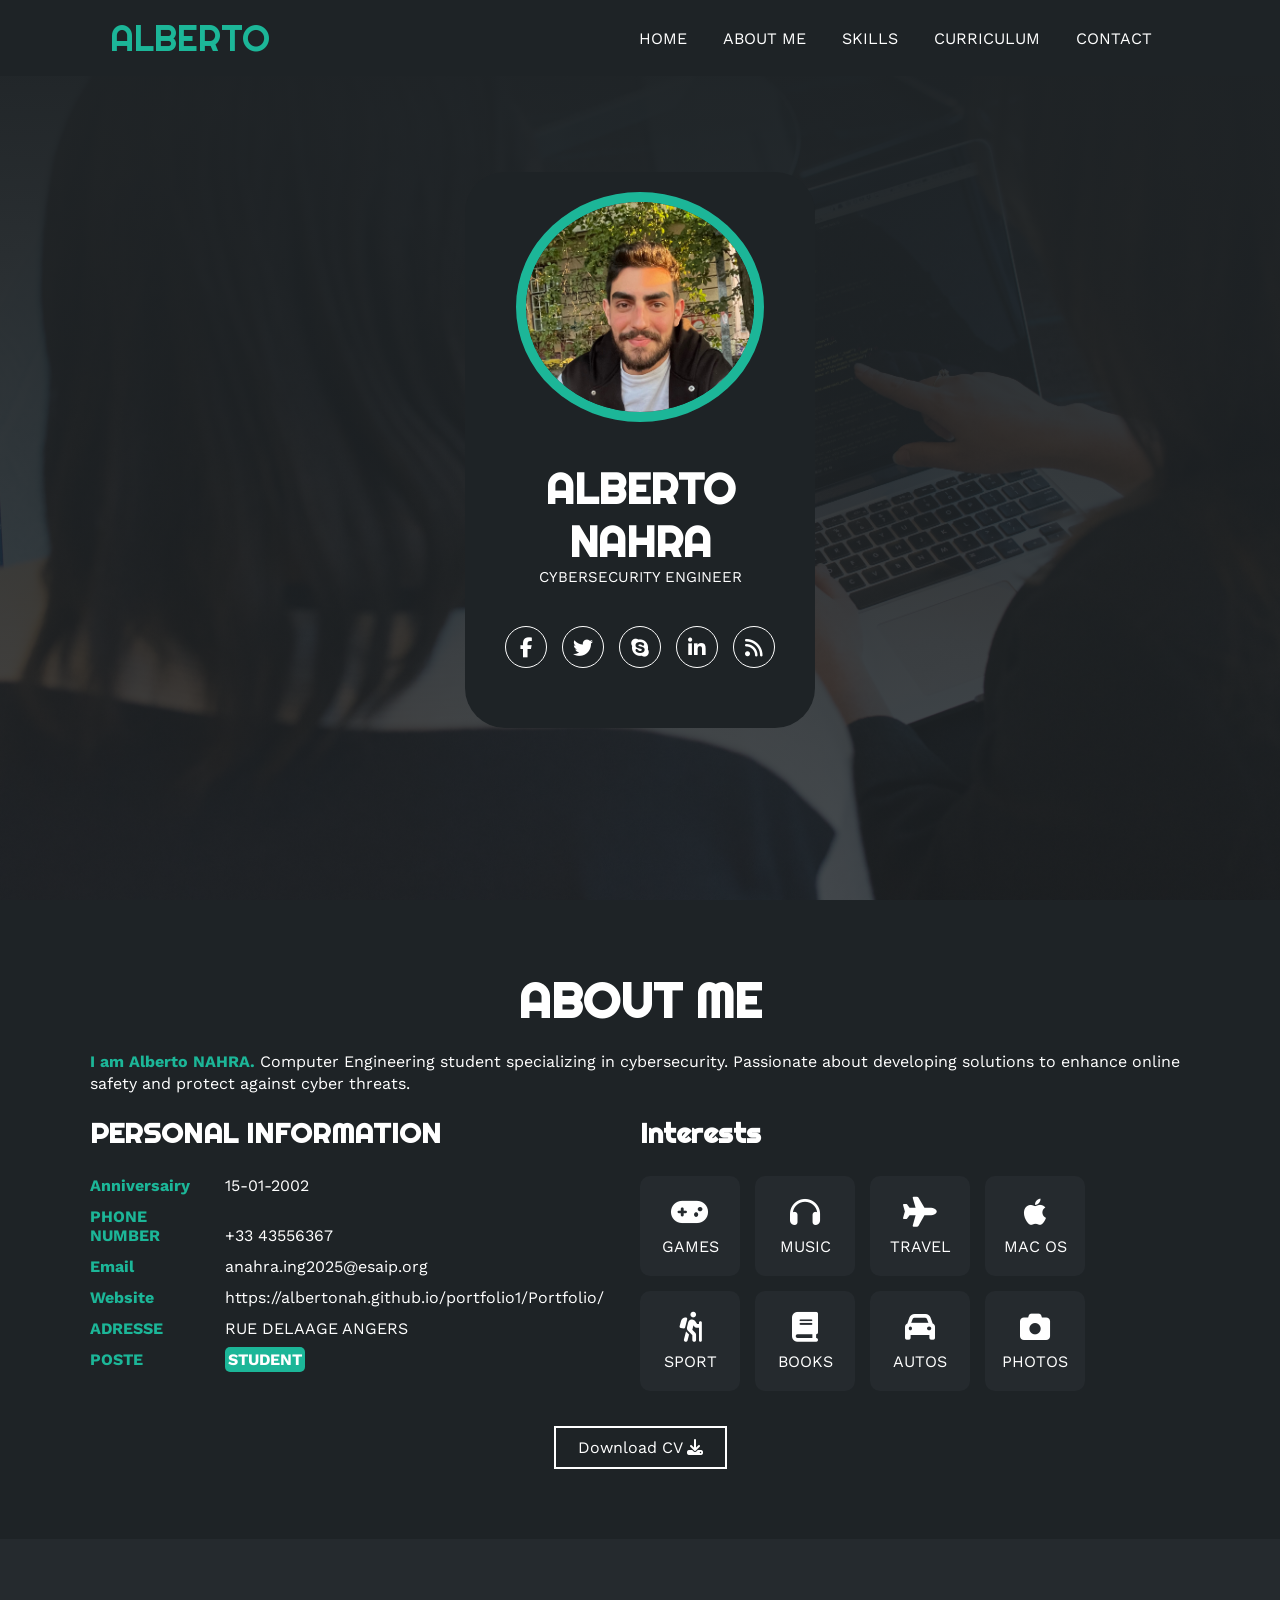
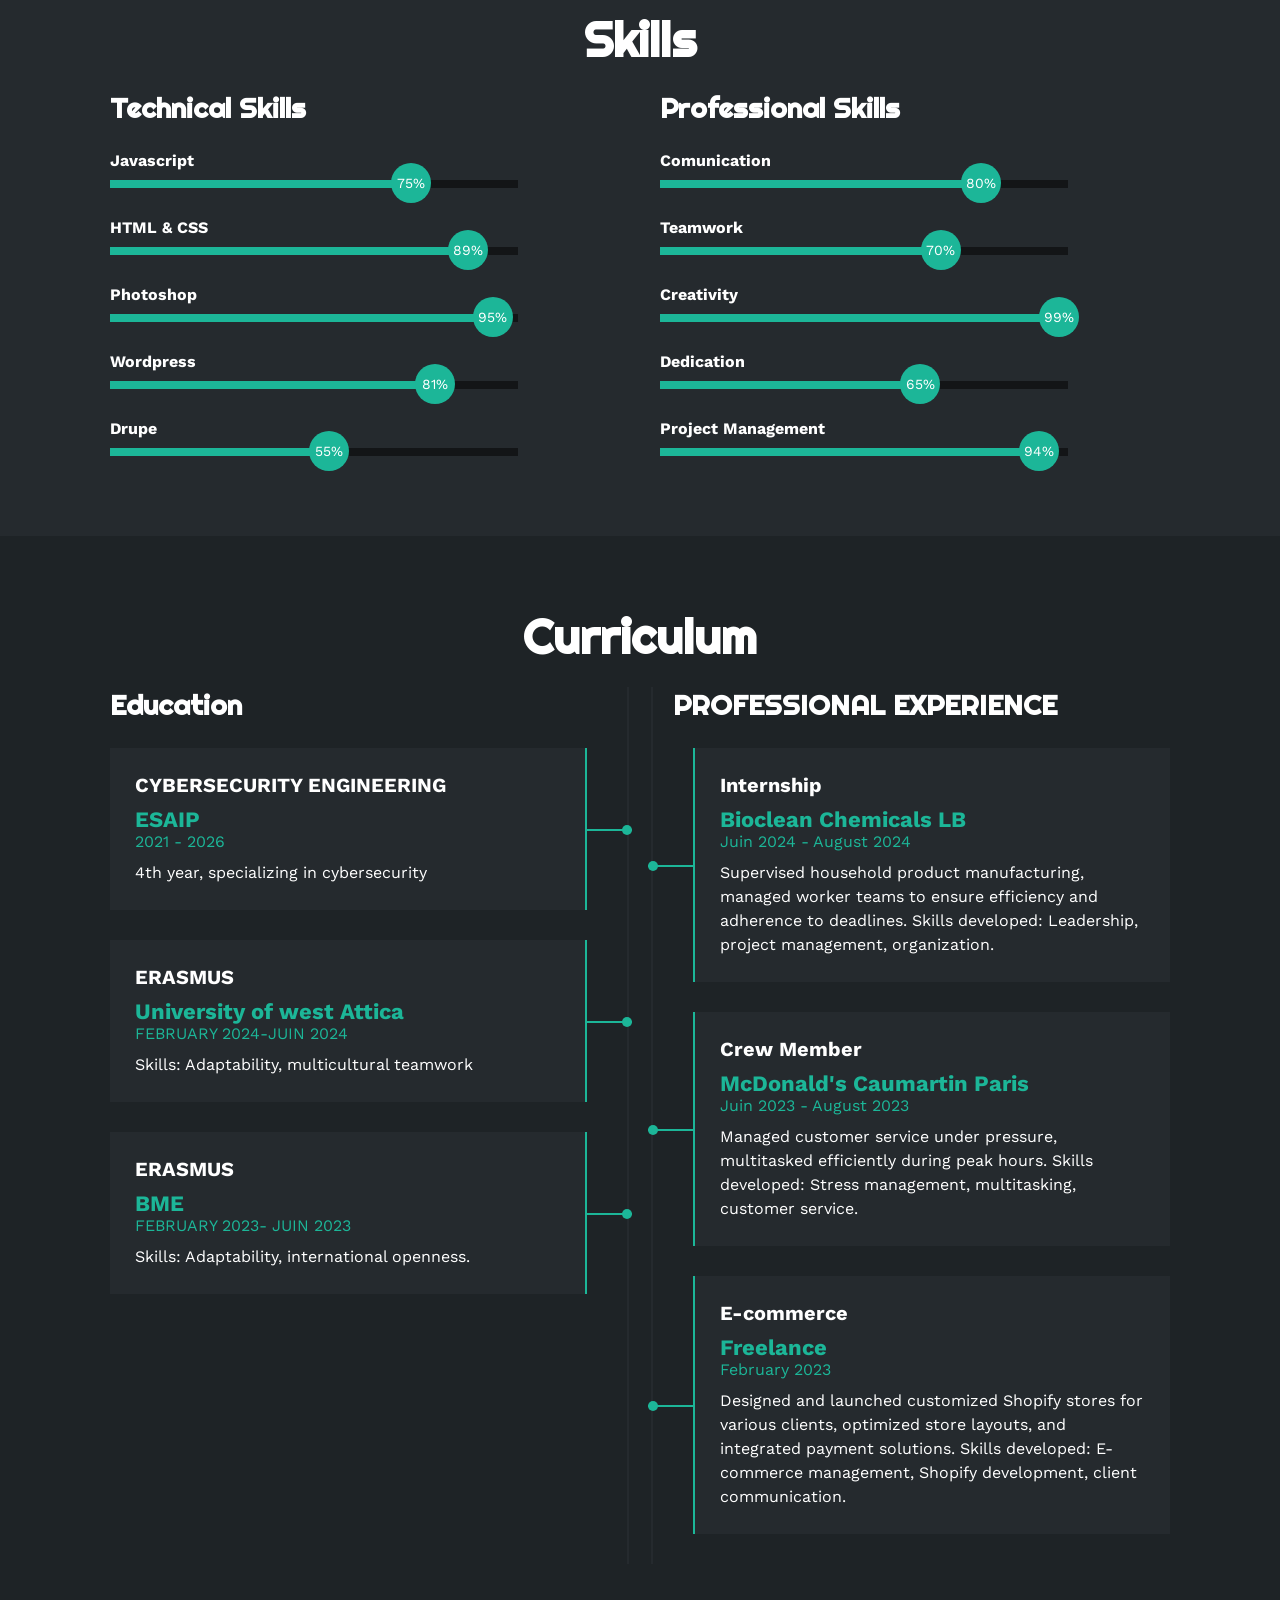
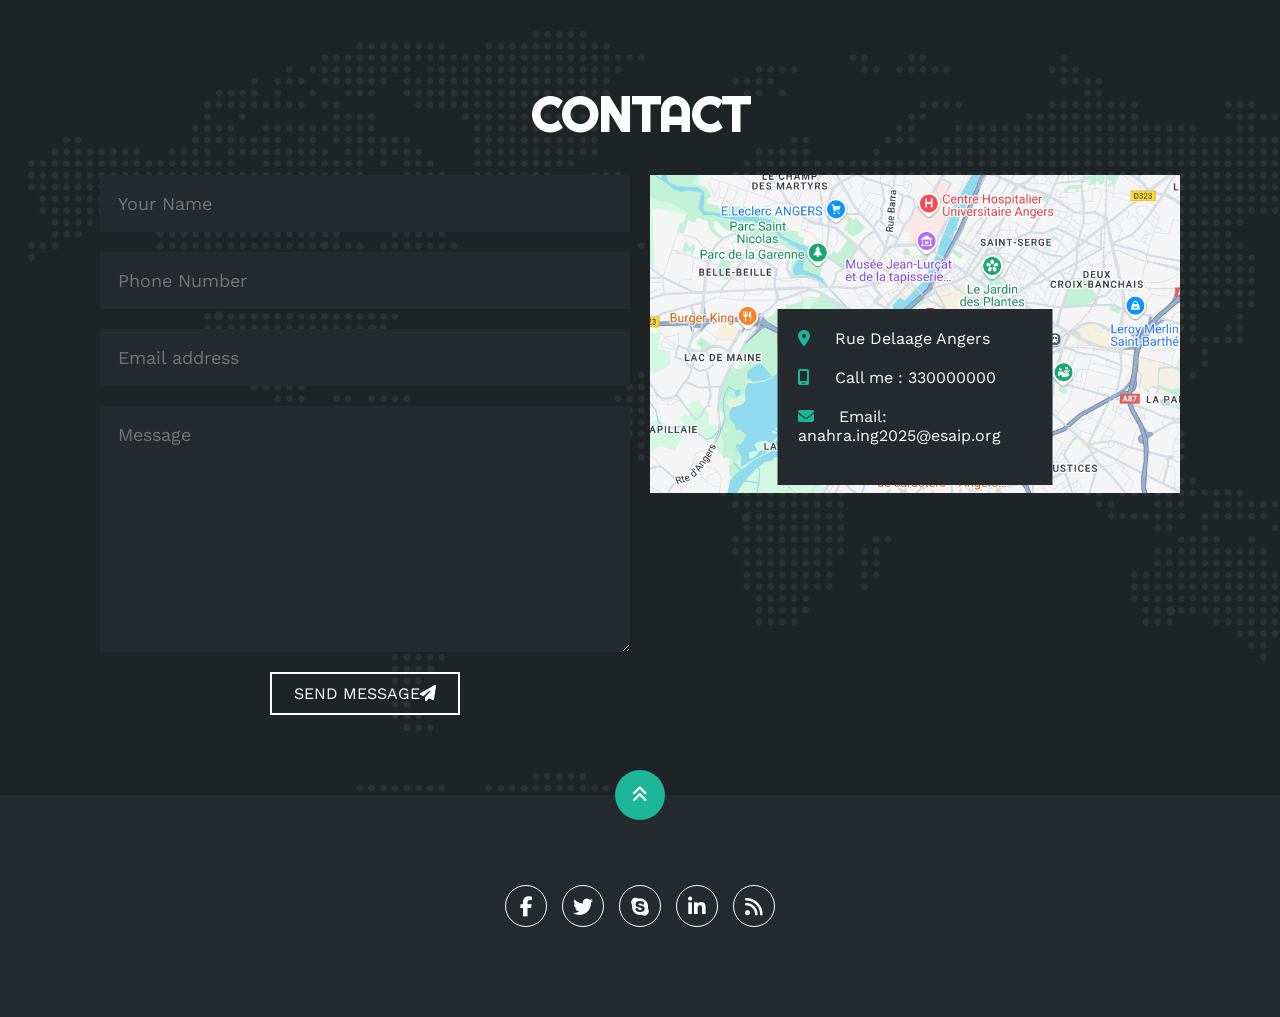
<file: Portfolio/index.html>
<!DOCTYPE html>
<html lang="es">
<head>
    <meta charset="UTF-8">
    <meta http-equiv="X-UA-Compatible" content="IE=edge">
    <meta name="viewport" content="width=device-width, initial-scale=1.0">
    <link rel="stylesheet" href="https://cdnjs.cloudflare.com/ajax/libs/font-awesome/6.1.2/css/all.min.css" integrity="sha512-1sCRPdkRXhBV2PBLUdRb4tMg1w2YPf37qatUFeS7zlBy7jJI8Lf4VHwWfZZfpXtYSLy85pkm9GaYVYMfw5BC1A==" crossorigin="anonymous" referrerpolicy="no-referrer" />
    <title>Portfolio</title>
    <link rel="stylesheet" href="estilo.css">
</head>
<body>
    <!-- MENU ENCABEZADO -->
    <div class="contenedor-header">
        <header>
            <div class="logo">
                <a href="#">ALBERTO</a>
            </div>
            <nav id="nav">
                <ul>
                    <li><a href="#inicio" onclick="seleccionar()">HOME</a></li>
                    <li><a href="#sobremi" onclick="seleccionar()">ABOUT ME</a></li>
                    <li><a href="#skills" onclick="seleccionar()">SKILLS</a></li>
                    <li><a href="#curriculum" onclick="seleccionar()">CURRICULUM</a></li>
                 
                    <li><a href="#contacto" onclick="seleccionar()">CONTACT</a></li>
                </ul>
            </nav>
            <div class="nav-responsive" onclick="mostrarOcultarMenu()">
                <i class="fa-solid fa-bars"></i>
            </div>
        </header>
    </div>

    <!-- SECCION INICIO -->
    <section id="inicio" class="inicio">
        <div class="contenido-banner">
            <div class="contenedor-img">
                <img src="img/Alberto.jpg" alt="">
            </div>
            <h1>ALBERTO NAHRA</h1>
            <h2>CYBERSECURITY ENGINEER</h2>
            <div class="redes">
                <a href="#"><i class="fa-brands fa-facebook-f"></i></a>
                <a href="#"><i class="fa-brands fa-twitter"></i></a>
                <a href="#"><i class="fa-brands fa-skype"></i></a>
                <a href="#"><i class="fa-brands fa-linkedin-in"></i></a>
                <a href="#"><i class="fa-solid fa-rss"></i></a>
            </div>
        </div>
    </section>

    <!-- SECCION SOBRE MI -->
    <section id="sobremi" class="sobremi">
        <div class="contenido-seccion">
            <h2>ABOUT ME</h2>
            <p><span>I am Alberto NAHRA.</span> Computer Engineering student specializing in cybersecurity. Passionate about developing solutions to enhance online safety and protect against cyber threats.</p>

            <div class="fila">
                <!-- datos personales -->
                <div class="col">
                    <h3>PERSONAL INFORMATION</h3>
                    <ul>
                        <li>
                            <strong>Anniversairy</strong>
                            15-01-2002
                        </li>
                        <li>
                            <strong>PHONE NUMBER</strong>
                            +33 43556367
                        </li>
                        <li>
                            <strong>Email</strong>
                            anahra.ing2025@esaip.org
                        </li>
                        <li>
                            <strong>Website</strong>
                            https://albertonah.github.io/portfolio1/Portfolio/
                        </li>
                        <li>
                            <strong>ADRESSE</strong>
                            RUE DELAAGE ANGERS
                        </li>
                        <li>
                            <strong>POSTE</strong>
                            <span>STUDENT</span>
                        </li>
                    </ul>
                </div>

                <!-- intereses -->
                <div class="col">
                    <h3>Interests</h3>
                    <div class="contenedor-intereses">
                        <div class="interes">
                            <i class="fa-solid fa-gamepad"></i>
                            <span>GAMES</span>
                        </div>
                        <div class="interes">
                            <i class="fa-solid fa-headphones"></i>
                            <span>MUSIC</span>
                        </div>
                        <div class="interes">
                            <i class="fa-solid fa-plane"></i>
                            <span>TRAVEL</span>
                        </div>
                        <div class="interes">
                            <i class="fa-brands fa-apple"></i>
                            <span>MAC OS</span>
                        </div>
                        <div class="interes">
                            <i class="fa-solid fa-person-hiking"></i>
                            <span>SPORT</span>
                        </div>
                        <div class="interes">
                            <i class="fa-solid fa-book"></i>
                            <span>BOOKS</span>
                        </div>
                        <div class="interes">
                            <i class="fa-solid fa-car"></i>
                            <span>AUTOS</span>
                        </div>
                        <div class="interes">
                            <i class="fa-solid fa-camera"></i>
                            <span>PHOTOS</span>
                        </div>
                        
                    </div>
                </div>
            </div>
            <button>
                Download CV <i class="fa-solid fa-download"></i>
                <span class="overlay"></span>
            </button>
        </div>
    </section>

    <!-- SECCION SKILLS -->
    <section class="skills" id="skills">
        <div class="contenido-seccion">
            <h2>Skills</h2>
            <div class="fila">
                <!-- Technical Skill -->
                <div class="col">
                    <h3>Technical Skills</h3>
                    <div class="skill">
                        <span>Javascript</span>
                        <div class="barra-skill">
                            <div class="progreso">
                                <span>75%</span>
                            </div>
                        </div>
                    </div>
                    <div class="skill">
                        <span>HTML & CSS</span>
                        <div class="barra-skill">
                            <div class="progreso">
                                <span>89%</span>
                            </div>
                        </div>
                    </div>
                    <div class="skill">
                        <span>Photoshop</span>
                        <div class="barra-skill">
                            <div class="progreso">
                                <span>95%</span>
                            </div>
                        </div>
                    </div>
                    <div class="skill">
                        <span>Wordpress</span>
                        <div class="barra-skill">
                            <div class="progreso">
                                <span>81%</span>
                            </div>
                        </div>
                    </div>
                    <div class="skill">
                        <span>Drupe</span>
                        <div class="barra-skill">
                            <div class="progreso">
                                <span>55%</span>
                            </div>
                        </div>
                    </div>
                </div>
                <!-- Professional Skills -->
                <div class="col">
                    <h3>Professional Skills</h3>
                    <div class="skill">
                        <span>Comunication</span>
                        <div class="barra-skill">
                            <div class="progreso">
                                <span>80%</span>
                            </div>
                        </div>
                    </div>
                    <div class="skill">
                        <span>Teamwork</span>
                        <div class="barra-skill">
                            <div class="progreso">
                                <span>70%</span>
                            </div>
                        </div>
                    </div>
                    <div class="skill">
                        <span>Creativity</span>
                        <div class="barra-skill">
                            <div class="progreso">
                                <span>99%</span>
                            </div>
                        </div>
                    </div>
                    <div class="skill">
                        <span>Dedication</span>
                        <div class="barra-skill">
                            <div class="progreso">
                                <span>65%</span>
                            </div>
                        </div>
                    </div>
                    <div class="skill">
                        <span>Project Management</span>
                        <div class="barra-skill">
                            <div class="progreso">
                                <span>94%</span>
                            </div>
                        </div>
                    </div>
                </div>
            </div>
        </div>
    </section>

    <!-- SECCION CURRICULUM -->
    <section id="curriculum" class="curriculum">
        <div class="contenido-seccion">
            <h2>Curriculum</h2>
            <div class="fila">
                <div class="col izquierda">
                    <h3>Education</h3>
                    <div class="item izq">
                        <h4>CYBERSECURITY ENGINEERING</h4>
                        <span class="casa">ESAIP</span>
                        <span class="fecha">2021 - 2026</span>
                        <p>4th year, specializing in cybersecurity</p>
                        <div class="conectori">
                            <div class="circuloi"></div>
                        </div>
                    </div>
                    <div class="item izq">
                        <h4>ERASMUS</h4>
                        <span class="casa">University of west Attica</span>
                        <span class="fecha">FEBRUARY 2024-JUIN 2024</span>
                        <p>Skills: Adaptability, multicultural teamwork</p>
                        <div class="conectori">
                            <div class="circuloi"></div>
                        </div>
                    </div>
                    <div class="item izq">
                        <h4>ERASMUS</h4>
                        <span class="casa">BME</span>
                        <span class="fecha">FEBRUARY 2023- JUIN 2023</span>
                        <p>Skills: Adaptability, international openness.</p>
                        <div class="conectori">
                            <div class="circuloi"></div>
                        </div>
                    </div>
                </div>

                <div class="col derecha">
                    <h3>PROFESSIONAL EXPERIENCE</h3>
                    <div class="item der">
                        <h4>Internship</h4>
                        <span class="casa">Bioclean Chemicals LB</span>
                        <span class="fecha">Juin 2024 - August 2024</span>
                        <p>Supervised household product manufacturing, managed worker teams to ensure efficiency and adherence to deadlines.
                            Skills developed: Leadership, project management, organization.</p>
                        <div class="conectord">
                            <div class="circulod"></div>
                        </div>
                    </div>
                    <div class="item der">
                        <h4>Crew Member</h4>
                        <span class="casa">McDonald's Caumartin Paris</span>
                        <span class="fecha">Juin 2023 - August 2023</span>
                        <p>Managed customer service under pressure, multitasked efficiently during peak hours.
                            Skills developed: Stress management, multitasking, customer service.</p>
                        <div class="conectord">
                            <div class="circulod"></div>
                        </div>
                    </div>
                    <div class="item der">
                        <h4>E-commerce</h4>
                        <span class="casa">Freelance</span>
                        <span class="fecha">February 2023</span>
                        <p>Designed and launched customized Shopify stores for various clients, optimized store layouts, and integrated payment solutions.
                            Skills developed: E-commerce management, Shopify development, client communication.</p>
                        <div class="conectord">
                            <div class="circulod"></div>
                        </div>
                    </div>
                </div>
            </div>
        </div>
    </section>

  

    <!-- SECCION CONTACTO -->
    <section id="contacto" class="contacto">
        <div class="contenido-seccion">
            <h2>CONTACT</h2>
            <div class="fila">
                <!-- Formulario -->
                <div class="col">
                    <input type="text" placeholder="Your Name">
                    <input type="text" placeholder="Phone Number">
                    <input type="text" placeholder="Email address">
                    
                    <textarea name="" id="" cols="30" rows="10" placeholder="Message"></textarea>
                    <button>
                        SEND MESSAGE<i class="fa-solid fa-paper-plane"></i>
                        <span class="overlay"></span>
                    </button>
                </div>
                <!-- Mapa -->
                <div class="col">
                    <img src="img/map1.png" alt="">
                    <div class="info">
                        <ul>
                            <li>
                                <i class="fa-solid fa-location-dot"></i>
                                Rue Delaage Angers
                            </li>
                            <li>
                                <i class="fa-solid fa-mobile-screen"></i>
                                Call me : 330000000 
                            </li>
                            <li>
                                <i class="fa-solid fa-envelope"></i>
                                Email: anahra.ing2025@esaip.org
                            </li>
                        </ul>
                    </div>
                </div>
            </div>
        </div>
    </section>

    <!-- footer -->
    <footer>
        <a href="#inicio" class="arriba">
            <i class="fa-solid fa-angles-up"></i>
        </a>
        <div class="redes">
            <a href="#"><i class="fa-brands fa-facebook-f"></i></a>
            <a href="#"><i class="fa-brands fa-twitter"></i></a>
            <a href="#"><i class="fa-brands fa-skype"></i></a>
            <a href="#"><i class="fa-brands fa-linkedin-in"></i></a>
            <a href="#"><i class="fa-solid fa-rss"></i></a>
        </div>
    </footer>

    <script src="script.js"></script>
</body>
</html>
</file>
<file: style.css>
:root {
    /* Colors */
    --primary-dark: #0f172a;
    --primary-blue: #1e40af;
    --secondary-blue: #0369a1;
    --accent-cyan: #06b6d4;
    --accent-purple: #a78bfa;
    --text-light: #f1f5f9;
    --text-gray: #cbd5e1;
    --border-color: #1e293b;
    --success-green: #10b981;
    
    /* Gradients */
    --gradient-primary: linear-gradient(135deg, #1e40af 0%, #0369a1 100%);
    --gradient-accent: linear-gradient(135deg, #06b6d4 0%, #a78bfa 100%);
    --gradient-hover: linear-gradient(135deg, #1855d4 0%, #0284c7 100%);
    
    /* Spacing */
    --spacing-xs: 0.5rem;
    --spacing-sm: 1rem;
    --spacing-md: 2rem;
    --spacing-lg: 3rem;
    --spacing-xl: 4rem;
    
    /* Typography */
    --font-primary: 'Poppins', sans-serif;
    --font-mono: 'JetBrains Mono', monospace;
    
    /* Transitions */
    --transition: all 0.3s cubic-bezier(0.4, 0, 0.2, 1);
    --transition-smooth: all 0.5s cubic-bezier(0.4, 0, 0.2, 1);
}

/* ========== Global Styles ========== */
* {
    margin: 0;
    padding: 0;
    box-sizing: border-box;
}

html {
    scroll-behavior: smooth;
}

body {
    font-family: var(--font-primary);
    background: var(--primary-dark);
    color: var(--text-light);
    line-height: 1.6;
    overflow-x: hidden;
}

/* ========== Container ========== */
.container {
    max-width: 1200px;
    margin: 0 auto;
    padding: 0 var(--spacing-md);
}

/* ========== Navigation Bar ========== */
.navbar {
    position: fixed;
    top: 0;
    left: 0;
    right: 0;
    background: rgba(15, 23, 42, 0.95);
    backdrop-filter: blur(10px);
    border-bottom: 1px solid var(--border-color);
    z-index: 1000;
    transition: var(--transition);
    box-shadow: 0 4px 30px rgba(0, 0, 0, 0.3);
}

.nav-container {
    max-width: 1200px;
    margin: 0 auto;
    padding: 1rem var(--spacing-md);
    display: flex;
    justify-content: space-between;
    align-items: center;
}

.nav-logo {
    display: flex;
    align-items: center;
    gap: 0.5rem;
    font-size: 1.3rem;
    font-weight: 700;
    background: var(--gradient-primary);
    -webkit-background-clip: text;
    -webkit-text-fill-color: transparent;
    background-clip: text;
    cursor: pointer;
    flex-shrink: 0;
}

.nav-logo-icon {
    font-size: 1.2rem;
    -webkit-text-fill-color: var(--accent-cyan);
    color: var(--accent-cyan);
}

.nav-menu {
    display: flex;
    list-style: none;
    gap: 1.1rem;
    align-items: center;
    overflow-x: auto;
    scrollbar-width: none;
    -ms-overflow-style: none;
}

.nav-menu::-webkit-scrollbar {
    display: none;
}

.nav-link {
    color: var(--text-gray);
    text-decoration: none;
    font-weight: 500;
    font-size: 0.8rem;
    transition: var(--transition);
    position: relative;
    white-space: nowrap;
}

.nav-link::after {
    content: '';
    position: absolute;
    bottom: -5px;
    left: 0;
    width: 0;
    height: 2px;
    background: var(--accent-cyan);
    transition: var(--transition);
}

.nav-link:hover,
.nav-link.active {
    color: var(--accent-cyan);
}

.nav-link:hover::after,
.nav-link.active::after {
    width: 100%;
}

.hamburger {
    display: none;
    flex-direction: column;
    cursor: pointer;
    gap: 5px;
}

.hamburger span {
    width: 25px;
    height: 3px;
    background: var(--accent-cyan);
    border-radius: 2px;
    transition: var(--transition);
}

/* ========== Hero Section ========== */
.hero {
    margin-top: 70px;
    min-height: calc(100vh - 70px);
    background: linear-gradient(135deg, rgba(15, 23, 42, 1) 0%, rgba(30, 64, 175, 0.08) 100%);
    display: flex;
    align-items: center;
    padding: var(--spacing-xl) 0;
    position: relative;
    overflow: hidden;
}

.hero-bg-glow {
    position: absolute;
    top: -20%;
    right: -5%;
    width: 700px;
    height: 700px;
    background: radial-gradient(circle, rgba(6, 182, 212, 0.12) 0%, rgba(167, 139, 250, 0.06) 40%, transparent 70%);
    animation: float 10s ease-in-out infinite;
    pointer-events: none;
}

.hero::after {
    content: '';
    position: absolute;
    bottom: -10%;
    left: -5%;
    width: 500px;
    height: 500px;
    background: radial-gradient(circle, rgba(30, 64, 175, 0.1) 0%, transparent 70%);
    animation: float 12s ease-in-out infinite reverse;
    pointer-events: none;
}

.hero-content {
    position: relative;
    z-index: 2;
    display: grid;
    grid-template-columns: 1fr 1fr;
    gap: var(--spacing-xl);
    align-items: center;
    animation: slideInUp 1s ease-out;
}

.hero-text {
    display: flex;
    flex-direction: column;
    gap: var(--spacing-md);
}

.hero-tag {
    display: inline-flex;
    align-items: center;
    gap: 0.5rem;
    font-family: var(--font-mono);
    font-size: 0.78rem;
    color: var(--accent-cyan);
    text-transform: uppercase;
    letter-spacing: 2px;
    padding: 0.4rem 1rem;
    border: 1px solid rgba(6, 182, 212, 0.3);
    border-radius: 20px;
    background: rgba(6, 182, 212, 0.06);
    margin-bottom: var(--spacing-md);
}

.hero-title {
    font-size: 4rem;
    font-weight: 700;
    line-height: 1.1;
    background: var(--gradient-accent);
    -webkit-background-clip: text;
    -webkit-text-fill-color: transparent;
    background-clip: text;
}

.hero-subtitle {
    font-size: 1.8rem;
    color: var(--accent-cyan);
    font-weight: 600;
}

.hero-description {
    font-size: 1.1rem;
    color: var(--text-gray);
    max-width: 500px;
    line-height: 1.8;
}

.hero-buttons {
    display: flex;
    gap: var(--spacing-md);
    flex-wrap: wrap;
    margin-top: var(--spacing-md);
}

.btn {
    padding: 1rem 2rem;
    font-size: 1rem;
    border: none;
    border-radius: 8px;
    font-weight: 600;
    cursor: pointer;
    transition: var(--transition-smooth);
    display: inline-flex;
    align-items: center;
    gap: 0.5rem;
    text-decoration: none;
    text-transform: none;
}

.btn-primary {
    background: var(--gradient-primary);
    color: white;
}

.btn-primary:hover {
    transform: translateY(-3px);
    box-shadow: 0 20px 40px rgba(30, 64, 175, 0.3);
    background: var(--gradient-hover);
}

.btn-secondary {
    background: transparent;
    color: var(--accent-cyan);
    border: 2px solid var(--accent-cyan);
}

.btn-secondary:hover {
    background: rgba(6, 182, 212, 0.1);
    transform: translateY(-3px);
    box-shadow: 0 20px 40px rgba(6, 182, 212, 0.2);
}

.hero-img-ring {
    width: 380px;
    height: 380px;
    border-radius: 50%;
    padding: 4px;
    background: var(--gradient-accent);
    position: relative;
    animation: slideInRight 1s ease-out;
    cursor: pointer;
}

.hero-img-ring::before {
    content: '';
    position: absolute;
    inset: -12px;
    border-radius: 50%;
    border: 1px solid rgba(6, 182, 212, 0.25);
    animation: ringPulse 4s ease-in-out infinite;
}

.hero-img-ring::after {
    content: '';
    position: absolute;
    inset: -24px;
    border-radius: 50%;
    border: 1px solid rgba(167, 139, 250, 0.15);
    animation: ringPulse 4s ease-in-out infinite 1s;
}

.profile-img {
    width: 100%;
    height: 100%;
    border-radius: 50%;
    object-fit: cover;
    object-position: top;
    transition: var(--transition);
}

.hero-img-ring:hover .profile-img {
    transform: scale(1.03);
}

.hero-img-ring:hover {
    box-shadow: 0 0 60px rgba(6, 182, 212, 0.3);
}

.hero-img-badge {
    position: absolute;
    bottom: 20px;
    right: -10px;
    background: rgba(15, 23, 42, 0.9);
    border: 1px solid rgba(6, 182, 212, 0.4);
    border-radius: 12px;
    padding: 0.6rem 1rem;
    display: flex;
    align-items: center;
    gap: 0.5rem;
    font-size: 0.82rem;
    font-weight: 600;
    color: var(--accent-cyan);
    backdrop-filter: blur(10px);
    -webkit-backdrop-filter: blur(10px);
}

.hero-img-badge i {
    font-size: 1rem;
}

.hero-image {
    display: flex;
    justify-content: center;
    align-items: center;
    position: relative;
}

/* ========== Section Headers ========== */
.section-header {
    text-align: center;
    margin-bottom: var(--spacing-xl);
}

.section-tag {
    display: inline-block;
    font-family: var(--font-mono);
    font-size: 0.75rem;
    color: var(--accent-cyan);
    text-transform: uppercase;
    letter-spacing: 3px;
    padding: 0.35rem 0.9rem;
    border: 1px solid rgba(6, 182, 212, 0.3);
    border-radius: 20px;
    background: rgba(6, 182, 212, 0.05);
    margin-bottom: 1rem;
}

.section-title {
    font-size: 2.5rem;
    font-weight: 700;
    color: var(--text-light);
    margin-bottom: var(--spacing-md);
}

.title-underline {
    width: 100px;
    height: 4px;
    background: var(--gradient-accent);
    margin: 0 auto;
    border-radius: 2px;
    animation: slideInUp 0.8s ease-out;
}

/* ========== About Section ========== */
.about {
    padding: var(--spacing-xl) 0;
    background: linear-gradient(180deg, rgba(30, 64, 175, 0.05) 0%, transparent 100%);
    border-top: 1px solid var(--border-color);
}

.about-text {
    max-width: 800px;
    margin: 0 auto;
    animation: fadeInUp 1s ease-out;
}

.about-text p {
    font-size: 1.05rem;
    color: var(--text-gray);
    margin-bottom: var(--spacing-md);
    line-height: 1.8;
}

.about-stats {
    display: grid;
    grid-template-columns: repeat(3, 1fr);
    gap: var(--spacing-md);
    margin-top: var(--spacing-lg);
    padding-top: var(--spacing-lg);
    border-top: 1px solid var(--border-color);
}

.stat {
    display: flex;
    flex-direction: column;
    align-items: center;
    gap: var(--spacing-xs);
}

.stat-number {
    font-size: 2.5rem;
    font-weight: 700;
    background: var(--gradient-accent);
    -webkit-background-clip: text;
    -webkit-text-fill-color: transparent;
    background-clip: text;
}

.stat-label {
    color: var(--text-gray);
    font-size: 0.9rem;
}

/* ========== Skills Section ========== */
.skills {
    padding: var(--spacing-xl) 0;
    background: linear-gradient(180deg, transparent 0%, rgba(6, 182, 212, 0.05) 100%);
    border-top: 1px solid var(--border-color);
}

.skills-grid {
    display: grid;
    grid-template-columns: repeat(auto-fit, minmax(320px, 1fr));
    gap: var(--spacing-lg);
}

.skill-category {
    background: linear-gradient(135deg, rgba(30, 64, 175, 0.1) 0%, rgba(6, 182, 212, 0.05) 100%);
    border: 1px solid var(--border-color);
    border-radius: 12px;
    padding: var(--spacing-lg);
    transition: var(--transition);
    animation: fadeInUp 0.8s ease-out;
}

.skill-category:hover {
    border-color: var(--accent-cyan);
    transform: translateY(-8px);
    box-shadow: 0 15px 40px rgba(6, 182, 212, 0.1);
    background: linear-gradient(135deg, rgba(30, 64, 175, 0.15) 0%, rgba(6, 182, 212, 0.1) 100%);
}

.skill-header {
    display: flex;
    align-items: center;
    gap: var(--spacing-md);
    margin-bottom: var(--spacing-md);
}

.skill-header i {
    font-size: 2rem;
    color: var(--accent-cyan);
}

.skill-header h3 {
    font-size: 1.3rem;
    font-weight: 600;
    color: var(--text-light);
}

.skill-list {
    display: flex;
    flex-wrap: wrap;
    gap: var(--spacing-sm);
}

.skill-tag {
    background: rgba(6, 182, 212, 0.1);
    border: 1px solid var(--accent-cyan);
    color: var(--accent-cyan);
    padding: 0.5rem 1rem;
    border-radius: 20px;
    font-size: 0.9rem;
    transition: var(--transition);
    display: inline-block;
}

.skill-tag:hover {
    background: var(--accent-cyan);
    color: var(--primary-dark);
    transform: scale(1.05);
}

/* ========== Projects Section ========== */
.projects {
    padding: var(--spacing-xl) 0;
    background: linear-gradient(180deg, rgba(6, 182, 212, 0.05) 0%, transparent 100%);
    border-top: 1px solid var(--border-color);
}

.projects-grid {
    display: grid;
    grid-template-columns: repeat(auto-fit, minmax(500px, 1fr));
    gap: var(--spacing-lg);
}

.project-card {
    background: linear-gradient(135deg, rgba(30, 64, 175, 0.1) 0%, rgba(6, 182, 212, 0.05) 100%);
    border: 1px solid var(--border-color);
    border-radius: 12px;
    overflow: hidden;
    transition: var(--transition-smooth);
    animation: fadeInUp 0.8s ease-out;
}

.project-card:hover {
    border-color: var(--accent-cyan);
    transform: translateY(-12px);
    box-shadow: 0 20px 50px rgba(6, 182, 212, 0.15);
}

.project-image {
    height: 200px;
    background: linear-gradient(135deg, var(--accent-cyan) 0%, var(--accent-purple) 100%);
    display: flex;
    align-items: center;
    justify-content: center;
    position: relative;
    overflow: hidden;
}

.project-image::before {
    content: '';
    position: absolute;
    top: -50%;
    right: -50%;
    width: 400px;
    height: 400px;
    background: radial-gradient(circle, rgba(255, 255, 255, 0.1) 0%, transparent 70%);
    animation: spin 20s linear infinite;
}

.project-icon {
    font-size: 3.5rem;
    color: rgba(255, 255, 255, 0.8);
    position: relative;
    z-index: 2;
}

.project-content {
    padding: var(--spacing-lg);
}

.project-content h3 {
    font-size: 1.5rem;
    font-weight: 700;
    margin-bottom: var(--spacing-xs);
    color: var(--text-light);
}

.project-category {
    color: var(--accent-cyan);
    font-size: 0.85rem;
    font-weight: 600;
    text-transform: uppercase;
    letter-spacing: 1px;
    margin-bottom: var(--spacing-md);
}

.project-description {
    color: var(--text-gray);
    margin-bottom: var(--spacing-md);
    line-height: 1.6;
}

.project-tech {
    display: flex;
    flex-wrap: wrap;
    gap: var(--spacing-xs);
    margin-bottom: var(--spacing-md);
}

.tech-badge {
    background: rgba(6, 182, 212, 0.1);
    border: 1px solid var(--accent-cyan);
    color: var(--accent-cyan);
    padding: 0.3rem 0.8rem;
    border-radius: 15px;
    font-size: 0.8rem;
    font-weight: 500;
}

.project-highlights {
    padding-top: var(--spacing-md);
    border-top: 1px solid var(--border-color);
}

.project-highlights ul {
    list-style: none;
    margin: 0;
    padding: 0;
}

.project-highlights li {
    color: var(--text-gray);
    margin-bottom: 0.5rem;
    padding-left: 1.5rem;
    position: relative;
}

.project-highlights li::before {
    content: '→';
    position: absolute;
    left: 0;
    color: var(--accent-cyan);
    font-weight: bold;
}

/* ========== Experience Section ========== */
.experience {
    padding: var(--spacing-xl) 0;
    background: linear-gradient(180deg, transparent 0%, rgba(6, 182, 212, 0.05) 100%);
    border-top: 1px solid var(--border-color);
}

.experience-timeline {
    max-width: 800px;
    margin: 0 auto;
}

.timeline-item {
    display: grid;
    grid-template-columns: 50px 1fr;
    gap: var(--spacing-lg);
    margin-bottom: var(--spacing-xl);
    position: relative;
    animation: fadeInUp 0.8s ease-out;
}

.timeline-item:not(:last-child)::before {
    content: '';
    position: absolute;
    left: 24px;
    top: 70px;
    width: 2px;
    height: 100px;
    background: var(--accent-cyan);
}

.timeline-marker {
    width: 50px;
    height: 50px;
    background: var(--gradient-primary);
    border: 3px solid var(--primary-dark);
    border-radius: 50%;
    display: flex;
    align-items: center;
    justify-content: center;
    flex-shrink: 0;
    position: relative;
    z-index: 10;
}

.timeline-marker::after {
    content: '';
    width: 20px;
    height: 20px;
    background: var(--accent-cyan);
    border-radius: 50%;
    animation: pulse 2s ease-in-out infinite;
}

.timeline-content {
    background: linear-gradient(135deg, rgba(30, 64, 175, 0.1) 0%, rgba(6, 182, 212, 0.05) 100%);
    border: 1px solid var(--border-color);
    border-radius: 12px;
    padding: var(--spacing-lg);
    transition: var(--transition);
}

.timeline-content:hover {
    border-color: var(--accent-cyan);
    box-shadow: 0 10px 30px rgba(6, 182, 212, 0.1);
}

.exp-header {
    margin-bottom: var(--spacing-md);
}

.exp-header h3 {
    font-size: 1.4rem;
    font-weight: 700;
    color: var(--text-light);
    margin-bottom: var(--spacing-xs);
}

.exp-company {
    color: var(--accent-cyan);
    font-weight: 600;
    font-size: 1.1rem;
}

.exp-location {
    color: var(--text-gray);
    font-size: 0.9rem;
    margin-bottom: var(--spacing-md);
}

.exp-description {
    list-style: none;
    margin: 0;
    padding: 0;
}

.exp-description li {
    color: var(--text-gray);
    margin-bottom: 0.7rem;
    padding-left: 1.5rem;
    position: relative;
}

.exp-description li::before {
    content: '✓';
    position: absolute;
    left: 0;
    color: var(--accent-cyan);
    font-weight: bold;
}

/* ========== Education Section ========== */
.education {
    padding: var(--spacing-xl) 0;
    background: linear-gradient(180deg, rgba(6, 182, 212, 0.05) 0%, transparent 100%);
    border-top: 1px solid var(--border-color);
}

.education-timeline {
    max-width: 900px;
    margin: 0 auto;
    display: grid;
    gap: var(--spacing-lg);
}

.edu-item {
    display: grid;
    grid-template-columns: auto 1fr;
    gap: var(--spacing-lg);
    animation: fadeInUp 0.8s ease-out;
}

.edu-icon {
    width: 80px;
    height: 80px;
    background: var(--gradient-accent);
    border-radius: 12px;
    display: flex;
    align-items: center;
    justify-content: center;
    font-size: 2rem;
    color: var(--primary-dark);
    flex-shrink: 0;
    transition: var(--transition);
}

.edu-item:hover .edu-icon {
    transform: scale(1.1) rotate(5deg);
}

.edu-content {
    background: linear-gradient(135deg, rgba(30, 64, 175, 0.1) 0%, rgba(6, 182, 212, 0.05) 100%);
    border: 1px solid var(--border-color);
    border-radius: 12px;
    padding: var(--spacing-lg);
    transition: var(--transition);
}

.edu-content:hover {
    border-color: var(--accent-cyan);
    box-shadow: 0 10px 30px rgba(6, 182, 212, 0.1);
}

.edu-content h3 {
    font-size: 1.3rem;
    font-weight: 700;
    color: var(--text-light);
    margin-bottom: var(--spacing-xs);
}

.edu-school {
    color: var(--accent-cyan);
    font-weight: 600;
    margin-bottom: var(--spacing-xs);
}

.edu-period {
    color: var(--text-gray);
    font-size: 0.9rem;
    margin-bottom: var(--spacing-sm);
    display: flex;
    align-items: center;
    gap: 0.5rem;
}

.edu-description {
    color: var(--text-gray);
}

.erasmus-tags {
    display: flex;
    flex-wrap: wrap;
    gap: var(--spacing-xs);
    margin-top: var(--spacing-md);
}

.erasmus-badge {
    background: rgba(6, 182, 212, 0.1);
    border: 1px solid var(--accent-cyan);
    color: var(--accent-cyan);
    padding: 0.4rem 0.9rem;
    border-radius: 20px;
    font-size: 0.85rem;
    font-weight: 500;
}

/* ========== Certifications Section ========== */
.certifications {
    padding: var(--spacing-xl) 0;
    background: linear-gradient(180deg, transparent 0%, rgba(6, 182, 212, 0.05) 100%);
    border-top: 1px solid var(--border-color);
}

.certifications-grid {
    display: grid;
    grid-template-columns: repeat(auto-fit, minmax(280px, 1fr));
    gap: var(--spacing-lg);
}

.cert-card {
    background: linear-gradient(135deg, rgba(30, 64, 175, 0.1) 0%, rgba(6, 182, 212, 0.05) 100%);
    border: 1px solid var(--border-color);
    border-radius: 12px;
    padding: var(--spacing-lg);
    text-align: center;
    transition: var(--transition-smooth);
    animation: fadeInUp 0.8s ease-out;
    position: relative;
    overflow: hidden;
}

.cert-card::before {
    content: '';
    position: absolute;
    top: -100%;
    left: -100%;
    width: 300px;
    height: 300px;
    background: radial-gradient(circle, rgba(6, 182, 212, 0.2) 0%, transparent 70%);
    transition: var(--transition-smooth);
}

.cert-card:hover::before {
    top: 50%;
    left: 50%;
}

.cert-card:hover {
    border-color: var(--accent-cyan);
    transform: translateY(-10px);
    box-shadow: 0 20px 40px rgba(6, 182, 212, 0.15);
}

.cert-icon {
    font-size: 3rem;
    color: var(--accent-cyan);
    margin-bottom: var(--spacing-md);
    position: relative;
    z-index: 2;
}

.cert-card h3 {
    font-size: 1.2rem;
    font-weight: 700;
    color: var(--text-light);
    margin-bottom: var(--spacing-xs);
    position: relative;
    z-index: 2;
}

.cert-issuer {
    color: var(--text-gray);
    font-size: 0.9rem;
    margin-bottom: var(--spacing-md);
    position: relative;
    z-index: 2;
}

.cert-status {
    display: inline-block;
    padding: 0.5rem 1rem;
    border-radius: 20px;
    font-weight: 600;
    font-size: 0.8rem;
    position: relative;
    z-index: 2;
}

.cert-card.cert-active .cert-status {
    background: rgba(10, 185, 105, 0.2);
    color: var(--success-green);
    border: 1px solid var(--success-green);
}

.cert-card:not(.cert-active) .cert-status {
    background: rgba(6, 182, 212, 0.2);
    color: var(--accent-cyan);
    border: 1px solid var(--accent-cyan);
}

/* ========== Contact Section ========== */
.contact {
    padding: var(--spacing-xl) 0;
    background: linear-gradient(180deg, rgba(6, 182, 212, 0.05) 0%, transparent 100%);
    border-top: 1px solid var(--border-color);
    border-bottom: 1px solid var(--border-color);
}

.contact-wrapper {
    display: grid;
    grid-template-columns: 1fr 1fr;
    gap: var(--spacing-xl);
}

.contact-info {
    display: grid;
    gap: var(--spacing-lg);
}

.contact-item {
    display: flex;
    gap: var(--spacing-md);
    animation: fadeInUp 0.8s ease-out;
}

.contact-icon {
    width: 60px;
    height: 60px;
    background: var(--gradient-primary);
    border-radius: 12px;
    display: flex;
    align-items: center;
    justify-content: center;
    font-size: 1.5rem;
    color: white;
    flex-shrink: 0;
    transition: var(--transition);
}

.contact-item:hover .contact-icon {
    background: var(--gradient-accent);
    transform: scale(1.1);
}

.contact-details h4 {
    font-size: 1.1rem;
    font-weight: 700;
    color: var(--text-light);
    margin-bottom: var(--spacing-xs);
}

.contact-details p,
.contact-details a {
    color: var(--text-gray);
    font-size: 0.95rem;
    text-decoration: none;
    transition: var(--transition);
}

.contact-details a:hover {
    color: var(--accent-cyan);
}

.contact-form {
    animation: fadeInUp 0.8s ease-out;
}

.contact-form form {
    display: grid;
    gap: var(--spacing-md);
}

.form-group {
    position: relative;
}

.form-group input,
.form-group textarea {
    width: 100%;
    padding: 1rem;
    background: rgba(6, 182, 212, 0.05);
    border: 1px solid var(--border-color);
    border-radius: 8px;
    color: var(--text-light);
    font-family: var(--font-primary);
    font-size: 0.95rem;
    transition: var(--transition);
}

.form-group input:focus,
.form-group textarea:focus {
    outline: none;
    border-color: var(--accent-cyan);
    background: rgba(6, 182, 212, 0.1);
    box-shadow: 0 0 20px rgba(6, 182, 212, 0.2);
}

.form-group textarea {
    resize: vertical;
    min-height: 150px;
}

.btn-submit {
    width: 100%;
    background: var(--gradient-primary);
    color: white;
    margin-top: var(--spacing-md);
}

.btn-submit:hover {
    background: var(--gradient-hover);
    transform: translateY(-3px);
    box-shadow: 0 20px 40px rgba(30, 64, 175, 0.3);
}

/* ========== Footer ========== */
.footer {
    background: var(--primary-dark);
    border-top: 1px solid var(--border-color);
    padding: var(--spacing-lg) 0;
    text-align: center;
}

.footer-content {
    display: flex;
    justify-content: space-between;
    align-items: center;
    flex-wrap: wrap;
    gap: var(--spacing-md);
}

.footer-content p {
    color: var(--text-gray);
    font-size: 0.9rem;
}

.footer-links a {
    color: var(--accent-cyan);
    text-decoration: none;
    font-weight: 600;
    transition: var(--transition);
    display: flex;
    align-items: center;
    gap: 0.5rem;
}

.footer-links a:hover {
    transform: translateX(-5px);
}

/* ========== Animations ========== */
@keyframes slideInUp {
    from {
        opacity: 0;
        transform: translateY(40px);
    }
    to {
        opacity: 1;
        transform: translateY(0);
    }
}

@keyframes slideInRight {
    from {
        opacity: 0;
        transform: translateX(60px);
    }
    to {
        opacity: 1;
        transform: translateX(0);
    }
}

@keyframes fadeInUp {
    from {
        opacity: 0;
        transform: translateY(20px);
    }
    to {
        opacity: 1;
        transform: translateY(0);
    }
}

@keyframes float {
    0%, 100% {
        transform: translateY(0px);
    }
    50% {
        transform: translateY(-30px);
    }
}

@keyframes spin {
    from {
        transform: rotate(0deg);
    }
    to {
        transform: rotate(360deg);
    }
}

@keyframes pulse {
    0%, 100% {
        box-shadow: 0 0 0 0 rgba(6, 182, 212, 0.7);
    }
    50% {
        box-shadow: 0 0 0 15px rgba(6, 182, 212, 0);
    }
}

/* ========== Scroll Animation ========== */
.scroll-animate {
    opacity: 0;
    transform: translateY(20px);
    transition: var(--transition-smooth);
}

.scroll-animate.visible {
    opacity: 1;
    transform: translateY(0);
}

/* ========== Responsive Design ========== */
@media (max-width: 1024px) {
    .hero-content {
        grid-template-columns: 1fr;
    }

    .contact-wrapper {
        grid-template-columns: 1fr;
    }

    .projects-grid {
        grid-template-columns: 1fr;
    }
}

@media (max-width: 768px) {
    :root {
        --spacing-lg: 2rem;
        --spacing-xl: 2.5rem;
    }

    .nav-menu {
        gap: var(--spacing-md);
        font-size: 0.9rem;
    }

    .hamburger {
        display: flex;
    }

    .nav-menu {
        position: fixed;
        left: -100%;
        top: 70px;
        flex-direction: column;
        background-color: rgba(15, 23, 42, 0.98);
        width: 100%;
        text-align: center;
        transition: 0.3s;
        padding: 2rem 1rem;
        gap: var(--spacing-md);
    }

    .nav-menu.active {
        left: 0;
    }

    .hero-title {
        font-size: 2.5rem;
    }

    .hero-subtitle {
        font-size: 1.3rem;
    }

    .section-title {
        font-size: 2rem;
    }

    .hero-img-ring {
        width: 280px;
        height: 280px;
    }

    .skills-grid {
        grid-template-columns: 1fr;
    }

    .about-stats {
        grid-template-columns: repeat(2, 1fr);
    }

    .edu-item {
        grid-template-columns: 1fr;
    }

    .edu-icon {
        width: 60px;
        height: 60px;
    }
}

@media (max-width: 480px) {
    .container {
        padding: 0 1rem;
    }

    .hero {
        margin-top: 60px;
        padding: var(--spacing-md) 0;
    }

    .hero-title {
        font-size: 1.8rem;
    }

    .hero-subtitle {
        font-size: 1rem;
    }

    .hero-description {
        font-size: 0.95rem;
    }

    .hero-buttons {
        flex-direction: column;
    }

    .btn {
        width: 100%;
        justify-content: center;
    }

    .nav-logo {
        font-size: 1.2rem;
    }

    .nav-logo .logo-icon {
        font-size: 1.5rem;
    }

    .section-title {
        font-size: 1.5rem;
    }

    .skill-category {
        padding: var(--spacing-md);
    }

    .about-stats {
        grid-template-columns: 1fr;
        gap: var(--spacing-md);
    }

    .stat-number {
        font-size: 2rem;
    }

    .certifications-grid {
        grid-template-columns: 1fr;
    }

    .project-card {
        animation: none;
    }

    .contact-item {
        gap: var(--spacing-md);
    }

    .contact-icon {
        width: 50px;
        height: 50px;
        font-size: 1.2rem;
    }

    .form-group input,
    .form-group textarea {
        padding: 0.8rem;
    }
}

/* ============================================================
   NEW SECTIONS — Alberto Nahra Portfolio Extension
   ============================================================ */

/* ===== Global Scroll Reveal ===== */
.scroll-reveal {
    opacity: 0;
    transform: translateY(36px);
    transition: opacity 0.75s cubic-bezier(0.25, 0.46, 0.45, 0.94),
                transform 0.75s cubic-bezier(0.25, 0.46, 0.45, 0.94);
}

.scroll-reveal.revealed {
    opacity: 1;
    transform: translateY(0);
}

/* ===== Shared Animations ===== */
@keyframes ringPulse {
    0%, 100% { transform: scale(1); opacity: 0.5; }
    50% { transform: scale(1.08); opacity: 1; }
}

@keyframes gridScroll {
    from { background-position: 0 0; }
    to { background-position: 60px 60px; }
}

@keyframes glowPulse {
    0%, 100% { box-shadow: 0 0 20px rgba(6, 182, 212, 0.4); }
    50% { box-shadow: 0 0 40px rgba(6, 182, 212, 0.8), 0 0 60px rgba(6, 182, 212, 0.3); }
}

@keyframes glowPulsePurple {
    0%, 100% { box-shadow: 0 0 20px rgba(167, 139, 250, 0.4); }
    50% { box-shadow: 0 0 40px rgba(167, 139, 250, 0.8), 0 0 60px rgba(167, 139, 250, 0.3); }
}

@keyframes particleFloat {
    0% { transform: translateY(110vh) scale(0); opacity: 0; }
    8%  { opacity: 0.9; }
    92% { opacity: 0.9; }
    100% { transform: translateY(-120px) scale(1.2); opacity: 0; }
}

@keyframes ambientGlow {
    0%, 100% { opacity: 0.4; transform: translate(-50%, -50%) scale(1); }
    50% { opacity: 0.9; transform: translate(-50%, -50%) scale(1.15); }
}

@keyframes arrowBounce {
    0%, 100% { transform: translateY(0); }
    50% { transform: translateY(6px); }
}

/* ===== Improved Navbar ===== */
.navbar.scrolled {
    background: rgba(15, 23, 42, 0.99);
    box-shadow: 0 4px 50px rgba(0, 0, 0, 0.6), 0 1px 0 rgba(6, 182, 212, 0.15);
}

/* ===== Improved scroll-animate stagger ===== */
.scroll-animate:nth-child(1) { transition-delay: 0ms; }
.scroll-animate:nth-child(2) { transition-delay: 80ms; }
.scroll-animate:nth-child(3) { transition-delay: 160ms; }
.scroll-animate:nth-child(4) { transition-delay: 240ms; }
.scroll-animate:nth-child(5) { transition-delay: 320ms; }
.scroll-animate:nth-child(6) { transition-delay: 400ms; }

/* ===================================================
   MON PROFIL & MON PARCOURS
   =================================================== */
.profil {
    padding: var(--spacing-xl) 0;
    background: linear-gradient(180deg, rgba(6, 182, 212, 0.03) 0%, rgba(30, 64, 175, 0.04) 100%);
    border-top: 1px solid var(--border-color);
    position: relative;
    overflow: hidden;
}

.profil-grid-bg {
    position: absolute;
    inset: 0;
    background-image:
        linear-gradient(rgba(6, 182, 212, 0.04) 1px, transparent 1px),
        linear-gradient(90deg, rgba(6, 182, 212, 0.04) 1px, transparent 1px);
    background-size: 60px 60px;
    animation: gridScroll 25s linear infinite;
    pointer-events: none;
}

.profil-layout {
    display: grid;
    grid-template-columns: 360px 1fr;
    gap: var(--spacing-xl);
    align-items: start;
    position: relative;
    z-index: 2;
}

/* Profile Card */
.profil-card-wrap {
    position: sticky;
    top: 100px;
}

.profil-card {
    background: rgba(255, 255, 255, 0.025);
    backdrop-filter: blur(24px);
    -webkit-backdrop-filter: blur(24px);
    border: 1px solid rgba(255, 255, 255, 0.07);
    border-radius: 24px;
    padding: 2.5rem var(--spacing-lg);
    text-align: center;
    position: relative;
    overflow: hidden;
    transition: var(--transition-smooth);
    cursor: default;
}

.profil-card-border-glow {
    position: absolute;
    inset: -1px;
    border-radius: 25px;
    background: linear-gradient(135deg,
        rgba(6, 182, 212, 0.5) 0%,
        rgba(167, 139, 250, 0.5) 50%,
        rgba(6, 182, 212, 0.5) 100%);
    background-size: 200% 200%;
    animation: borderGradient 5s linear infinite;
    z-index: -1;
    opacity: 0;
    transition: opacity 0.5s ease;
}

@keyframes borderGradient {
    0% { background-position: 0% 50%; }
    50% { background-position: 100% 50%; }
    100% { background-position: 0% 50%; }
}

.profil-card:hover .profil-card-border-glow {
    opacity: 1;
}

.profil-card:hover {
    transform: translateY(-6px);
    box-shadow: 0 30px 70px rgba(0, 0, 0, 0.4), 0 0 50px rgba(6, 182, 212, 0.08);
}

.profil-avatar-ring {
    width: 160px;
    height: 160px;
    border-radius: 50%;
    padding: 3px;
    background: var(--gradient-accent);
    margin: 0 auto 1.5rem;
    position: relative;
}

.profil-avatar-ring::before {
    content: '';
    position: absolute;
    inset: -10px;
    border-radius: 50%;
    border: 1px solid rgba(6, 182, 212, 0.25);
    animation: ringPulse 3.5s ease-in-out infinite;
}

.profil-avatar-ring::after {
    content: '';
    position: absolute;
    inset: -20px;
    border-radius: 50%;
    border: 1px solid rgba(167, 139, 250, 0.15);
    animation: ringPulse 3.5s ease-in-out infinite 0.8s;
}

.profil-avatar {
    width: 100%;
    height: 100%;
    border-radius: 50%;
    object-fit: cover;
    object-position: top;
}

.profil-name {
    font-size: 1.6rem;
    font-weight: 700;
    background: var(--gradient-accent);
    -webkit-background-clip: text;
    -webkit-text-fill-color: transparent;
    background-clip: text;
    margin-bottom: 0.3rem;
}

.profil-role {
    color: var(--accent-cyan);
    font-weight: 600;
    font-size: 0.95rem;
    margin-bottom: 0.4rem;
}

.profil-school,
.profil-spec {
    color: var(--text-gray);
    font-size: 0.88rem;
    display: flex;
    align-items: center;
    justify-content: center;
    gap: 0.5rem;
    margin-bottom: 0.4rem;
}

.profil-school i,
.profil-spec i {
    color: var(--accent-cyan);
    font-size: 0.82rem;
}

.profil-locations {
    display: flex;
    justify-content: center;
    gap: var(--spacing-sm);
    flex-wrap: wrap;
    margin: 1rem 0;
}

.location-badge {
    background: rgba(6, 182, 212, 0.07);
    border: 1px solid rgba(6, 182, 212, 0.25);
    color: var(--text-gray);
    padding: 0.35rem 0.8rem;
    border-radius: 20px;
    font-size: 0.82rem;
    display: flex;
    align-items: center;
    gap: 0.4rem;
    transition: var(--transition);
}

.location-badge:hover {
    background: rgba(6, 182, 212, 0.15);
    border-color: var(--accent-cyan);
}

.location-badge i {
    color: var(--accent-cyan);
    font-size: 0.78rem;
}

.profil-available {
    display: inline-flex;
    align-items: center;
    justify-content: center;
    gap: 0.5rem;
    font-size: 0.82rem;
    color: var(--success-green);
    font-weight: 500;
    padding: 0.45rem 1rem;
    background: rgba(16, 185, 129, 0.08);
    border: 1px solid rgba(16, 185, 129, 0.3);
    border-radius: 20px;
}

.available-dot {
    width: 7px;
    height: 7px;
    background: var(--success-green);
    border-radius: 50%;
    animation: pulse 2s ease-in-out infinite;
    flex-shrink: 0;
}

/* Profile Story */
.profil-story {
    display: flex;
    flex-direction: column;
    gap: 1rem;
    justify-content: center;
}

.story-item {
    display: flex;
    gap: var(--spacing-md);
    align-items: flex-start;
    padding: 1.4rem 1.6rem;
    background: rgba(255, 255, 255, 0.02);
    border: 1px solid rgba(255, 255, 255, 0.05);
    border-radius: 16px;
    transition: var(--transition);
    cursor: default;
}

.story-item:hover {
    background: rgba(6, 182, 212, 0.04);
    border-color: rgba(6, 182, 212, 0.2);
    transform: translateX(8px);
    box-shadow: 0 10px 40px rgba(0, 0, 0, 0.2);
}

.story-icon-wrap {
    width: 46px;
    height: 46px;
    background: linear-gradient(135deg, rgba(6, 182, 212, 0.18), rgba(167, 139, 250, 0.12));
    border: 1px solid rgba(6, 182, 212, 0.3);
    border-radius: 12px;
    display: flex;
    align-items: center;
    justify-content: center;
    font-size: 1.15rem;
    color: var(--accent-cyan);
    flex-shrink: 0;
    transition: var(--transition);
}

.story-item:hover .story-icon-wrap {
    transform: scale(1.1) rotate(-5deg);
    box-shadow: 0 0 20px rgba(6, 182, 212, 0.3);
    background: linear-gradient(135deg, rgba(6, 182, 212, 0.3), rgba(167, 139, 250, 0.2));
}

.story-body h4 {
    font-size: 1rem;
    font-weight: 600;
    color: var(--text-light);
    margin-bottom: 0.4rem;
}

.story-body p {
    color: var(--text-gray);
    font-size: 0.9rem;
    line-height: 1.7;
}

/* ===================================================
   MES COMPÉTENCES
   =================================================== */
.competences {
    padding: var(--spacing-xl) 0;
    background: linear-gradient(180deg, transparent 0%, rgba(167, 139, 250, 0.04) 100%);
    border-top: 1px solid var(--border-color);
}

.competences-grid {
    display: grid;
    grid-template-columns: repeat(3, 1fr);
    gap: var(--spacing-lg);
}

.comp-category {
    background: rgba(255, 255, 255, 0.02);
    border: 1px solid rgba(255, 255, 255, 0.06);
    border-radius: 20px;
    padding: 1.8rem;
    transition: var(--transition-smooth);
    cursor: default;
}

.comp-category:hover {
    background: rgba(6, 182, 212, 0.03);
    border-color: rgba(6, 182, 212, 0.2);
    box-shadow: 0 20px 60px rgba(0, 0, 0, 0.3), 0 0 40px rgba(6, 182, 212, 0.04);
    transform: translateY(-4px);
}

.comp-category-header {
    display: flex;
    align-items: center;
    gap: var(--spacing-md);
    margin-bottom: 1.6rem;
    padding-bottom: 1rem;
    border-bottom: 1px solid rgba(255, 255, 255, 0.05);
}

.comp-icon-wrap {
    width: 46px;
    height: 46px;
    border-radius: 12px;
    display: flex;
    align-items: center;
    justify-content: center;
    font-size: 1.2rem;
    flex-shrink: 0;
}

.comp-icon-wrap.cyan {
    background: linear-gradient(135deg, rgba(6, 182, 212, 0.2), rgba(6, 182, 212, 0.05));
    border: 1px solid rgba(6, 182, 212, 0.4);
    color: var(--accent-cyan);
}

.comp-icon-wrap.purple {
    background: linear-gradient(135deg, rgba(167, 139, 250, 0.2), rgba(167, 139, 250, 0.05));
    border: 1px solid rgba(167, 139, 250, 0.4);
    color: var(--accent-purple);
}

.comp-icon-wrap.green {
    background: linear-gradient(135deg, rgba(16, 185, 129, 0.2), rgba(16, 185, 129, 0.05));
    border: 1px solid rgba(16, 185, 129, 0.4);
    color: var(--success-green);
}

.comp-category-header h3 {
    font-size: 0.95rem;
    font-weight: 600;
    color: var(--text-light);
    line-height: 1.3;
}

.comp-category-sub {
    font-size: 0.78rem;
    color: var(--text-gray);
    margin-top: 0.2rem;
    font-family: var(--font-mono);
}

/* Skill Bars */
.skill-bars {
    display: flex;
    flex-direction: column;
    gap: 0.85rem;
}

.skill-bar-item {
    display: flex;
    flex-direction: column;
    gap: 0.3rem;
}

.skill-bar-label {
    display: flex;
    justify-content: space-between;
    align-items: center;
}

.skill-bar-label > span:first-child {
    font-size: 0.82rem;
    color: var(--text-gray);
    font-weight: 500;
    display: flex;
    align-items: center;
    gap: 0.45rem;
}

.skill-bar-label > span:first-child i {
    font-size: 0.78rem;
    color: var(--accent-cyan);
    width: 14px;
    text-align: center;
}

.skill-pct {
    font-family: var(--font-mono);
    font-size: 0.72rem;
    color: var(--accent-cyan);
    font-weight: 600;
}

.skill-bar-track {
    height: 4px;
    background: rgba(255, 255, 255, 0.06);
    border-radius: 2px;
    overflow: hidden;
}

.skill-bar-fill {
    height: 100%;
    width: 0%;
    border-radius: 2px;
    background: linear-gradient(90deg, var(--accent-cyan), var(--secondary-blue));
    transition: width 1.4s cubic-bezier(0.25, 0.46, 0.45, 0.94);
    position: relative;
}

/* Purple variant */
.skill-bars--purple .skill-bar-fill {
    background: linear-gradient(90deg, var(--accent-purple), #7c3aed);
}

.skill-bars--purple .skill-pct {
    color: var(--accent-purple);
}

.skill-bars--purple .skill-bar-label > span:first-child i {
    color: var(--accent-purple);
}

/* Green variant */
.skill-bars--green .skill-bar-fill {
    background: linear-gradient(90deg, var(--success-green), #059669);
}

.skill-bars--green .skill-pct {
    color: var(--success-green);
}

.skill-bars--green .skill-bar-label > span:first-child i {
    color: var(--success-green);
}

/* ===================================================
   MON LEP SUR 2 ANS
   =================================================== */
.lep {
    padding: var(--spacing-xl) 0;
    background: linear-gradient(180deg, rgba(167, 139, 250, 0.04) 0%, transparent 100%);
    border-top: 1px solid var(--border-color);
    position: relative;
    overflow: hidden;
}

.lep-spine {
    position: absolute;
    left: 50%;
    top: 0;
    bottom: 0;
    width: 1px;
    transform: translateX(-50%);
    background: linear-gradient(180deg,
        transparent 0%,
        rgba(6, 182, 212, 0.15) 15%,
        rgba(167, 139, 250, 0.15) 85%,
        transparent 100%);
    pointer-events: none;
}

.section-subtitle {
    color: var(--text-gray);
    font-size: 0.95rem;
    margin-top: 0.4rem;
}

.lep-timeline {
    max-width: 860px;
    margin: 0 auto;
    position: relative;
    z-index: 2;
}

.lep-block {
    display: grid;
    grid-template-columns: 110px 1fr;
    gap: var(--spacing-lg);
    align-items: start;
    margin-bottom: var(--spacing-lg);
}

.lep-year-col {
    display: flex;
    flex-direction: column;
    align-items: center;
    gap: 0.6rem;
    padding-top: 0.6rem;
}

.lep-year-dot {
    width: 22px;
    height: 22px;
    border-radius: 50%;
    flex-shrink: 0;
}

.lep-year-dot.cyan {
    background: var(--accent-cyan);
    animation: glowPulse 3s ease-in-out infinite;
}

.lep-year-dot.purple {
    background: var(--accent-purple);
    animation: glowPulsePurple 3s ease-in-out infinite;
}

.lep-year-label {
    font-family: var(--font-mono);
    font-size: 1.35rem;
    font-weight: 600;
    text-align: center;
    line-height: 1;
}

.lep-year-label.cyan { color: var(--accent-cyan); }
.lep-year-label.purple { color: var(--accent-purple); }

.lep-year-line {
    width: 1px;
    flex: 1;
    min-height: 20px;
    background: linear-gradient(180deg, var(--accent-cyan), transparent);
    margin-top: 0.3rem;
}

.lep-year-line.purple {
    background: linear-gradient(180deg, var(--accent-purple), transparent);
}

.lep-milestones {
    display: flex;
    flex-direction: column;
    gap: 0.9rem;
}

.lep-milestone {
    display: flex;
    gap: var(--spacing-md);
    align-items: flex-start;
    padding: 1.1rem 1.4rem;
    background: rgba(255, 255, 255, 0.02);
    border: 1px solid rgba(255, 255, 255, 0.05);
    border-radius: 14px;
    transition: var(--transition);
    cursor: default;
}

.lep-milestone:hover {
    border-color: rgba(6, 182, 212, 0.25);
    background: rgba(6, 182, 212, 0.04);
    transform: translateX(6px);
    box-shadow: 0 8px 30px rgba(0, 0, 0, 0.2);
}

.lep-milestone.premium:hover {
    border-color: rgba(167, 139, 250, 0.25);
    background: rgba(167, 139, 250, 0.04);
}

.milestone-icon {
    width: 38px;
    height: 38px;
    border-radius: 10px;
    display: flex;
    align-items: center;
    justify-content: center;
    font-size: 0.95rem;
    flex-shrink: 0;
    transition: var(--transition);
}

.milestone-icon.cyan {
    background: rgba(6, 182, 212, 0.1);
    border: 1px solid rgba(6, 182, 212, 0.3);
    color: var(--accent-cyan);
}

.milestone-icon.purple {
    background: rgba(167, 139, 250, 0.1);
    border: 1px solid rgba(167, 139, 250, 0.3);
    color: var(--accent-purple);
}

.lep-milestone:hover .milestone-icon {
    transform: scale(1.12);
}

.milestone-content h4 {
    font-size: 0.92rem;
    font-weight: 600;
    color: var(--text-light);
    margin-bottom: 0.35rem;
}

.milestone-content p {
    font-size: 0.83rem;
    color: var(--text-gray);
    line-height: 1.65;
}

.milestone-content strong {
    color: var(--accent-purple);
    font-weight: 600;
}

/* Connector between years */
.lep-connector {
    display: flex;
    flex-direction: column;
    align-items: center;
    padding-left: 55px;
    margin: 0.5rem 0 1.5rem;
    gap: 0;
}

.lep-connector-line {
    width: 1px;
    height: 30px;
    background: linear-gradient(180deg, var(--accent-cyan), var(--accent-purple));
}

.lep-connector-node {
    width: 32px;
    height: 32px;
    border: 1px solid rgba(167, 139, 250, 0.4);
    border-radius: 50%;
    background: rgba(167, 139, 250, 0.08);
    display: flex;
    align-items: center;
    justify-content: center;
    color: var(--accent-purple);
    font-size: 0.75rem;
    animation: arrowBounce 2s ease-in-out infinite;
}

/* ===================================================
   MES VALEURS & ANTI-VALEURS
   =================================================== */
.valeurs {
    padding: var(--spacing-xl) 0;
    background: linear-gradient(180deg, transparent 0%, rgba(6, 182, 212, 0.03) 100%);
    border-top: 1px solid var(--border-color);
}

.valeurs-split {
    display: grid;
    grid-template-columns: 1fr 1fr;
    gap: var(--spacing-xl);
}

.valeurs-column {
    background: rgba(255, 255, 255, 0.02);
    border: 1px solid rgba(255, 255, 255, 0.06);
    border-radius: 22px;
    padding: 2rem;
    transition: var(--transition-smooth);
    cursor: default;
}

.valeurs-positives {
    border-top: 3px solid rgba(16, 185, 129, 0.45);
}

.valeurs-positives:hover {
    box-shadow: 0 25px 60px rgba(16, 185, 129, 0.07), 0 0 0 1px rgba(16, 185, 129, 0.12);
    background: rgba(16, 185, 129, 0.02);
}

.valeurs-negatives {
    border-top: 3px solid rgba(239, 68, 68, 0.45);
}

.valeurs-negatives:hover {
    box-shadow: 0 25px 60px rgba(239, 68, 68, 0.07), 0 0 0 1px rgba(239, 68, 68, 0.12);
    background: rgba(239, 68, 68, 0.02);
}

.valeurs-col-header {
    display: flex;
    align-items: center;
    gap: var(--spacing-md);
    margin-bottom: 1.6rem;
    padding-bottom: 1rem;
    border-bottom: 1px solid rgba(255, 255, 255, 0.05);
}

.col-header-icon {
    width: 46px;
    height: 46px;
    border-radius: 12px;
    display: flex;
    align-items: center;
    justify-content: center;
    font-size: 1.2rem;
    flex-shrink: 0;
}

.col-header-icon.green {
    background: rgba(16, 185, 129, 0.13);
    border: 1px solid rgba(16, 185, 129, 0.4);
    color: var(--success-green);
}

.col-header-icon.red {
    background: rgba(239, 68, 68, 0.13);
    border: 1px solid rgba(239, 68, 68, 0.4);
    color: #ef4444;
}

.valeurs-col-header h3 {
    font-size: 1.2rem;
    font-weight: 700;
    color: var(--text-light);
}

.valeurs-cards {
    display: flex;
    flex-direction: column;
    gap: 0.7rem;
}

.valeur-card {
    display: flex;
    align-items: center;
    gap: var(--spacing-md);
    padding: 0.9rem 1.1rem;
    border-radius: 12px;
    transition: var(--transition);
    cursor: default;
    font-weight: 500;
    font-size: 0.92rem;
    color: var(--text-light);
}

.valeur-icon {
    width: 32px;
    height: 32px;
    border-radius: 8px;
    display: flex;
    align-items: center;
    justify-content: center;
    font-size: 0.9rem;
    flex-shrink: 0;
}

.valeur-card.green {
    background: rgba(16, 185, 129, 0.05);
    border: 1px solid rgba(16, 185, 129, 0.12);
}

.valeur-card.green .valeur-icon {
    background: rgba(16, 185, 129, 0.12);
    color: var(--success-green);
}

.valeur-card.green:hover {
    background: rgba(16, 185, 129, 0.1);
    border-color: rgba(16, 185, 129, 0.4);
    transform: translateX(8px);
    box-shadow: 0 5px 20px rgba(16, 185, 129, 0.1);
}

.valeur-card.red {
    background: rgba(239, 68, 68, 0.05);
    border: 1px solid rgba(239, 68, 68, 0.12);
}

.valeur-card.red .valeur-icon {
    background: rgba(239, 68, 68, 0.12);
    color: #ef4444;
}

.valeur-card.red:hover {
    background: rgba(239, 68, 68, 0.1);
    border-color: rgba(239, 68, 68, 0.4);
    transform: translateX(8px);
    box-shadow: 0 5px 20px rgba(239, 68, 68, 0.1);
}

/* ===================================================
   VISION — DANS 3 À 5 ANS
   =================================================== */
.vision {
    padding: calc(var(--spacing-xl) * 1.4) 0;
    background: linear-gradient(180deg,
        rgba(6, 182, 212, 0.03) 0%,
        rgba(167, 139, 250, 0.07) 50%,
        rgba(6, 182, 212, 0.03) 100%);
    border-top: 1px solid var(--border-color);
    position: relative;
    overflow: hidden;
    min-height: 75vh;
    display: flex;
    align-items: center;
}

.vision-particles {
    position: absolute;
    inset: 0;
    pointer-events: none;
    overflow: hidden;
}

.vision-particle {
    position: absolute;
    border-radius: 50%;
    animation: particleFloat linear infinite;
    pointer-events: none;
}

.vision-ambient {
    position: absolute;
    top: 50%;
    left: 50%;
    width: 700px;
    height: 700px;
    transform: translate(-50%, -50%);
    background: radial-gradient(ellipse, rgba(167, 139, 250, 0.07) 0%, transparent 70%);
    animation: ambientGlow 8s ease-in-out infinite;
    pointer-events: none;
}

.vision .container {
    position: relative;
    z-index: 2;
    width: 100%;
}

.vision-tag {
    border-color: rgba(167, 139, 250, 0.35);
    background: rgba(167, 139, 250, 0.06);
    color: var(--accent-purple);
}

.vision-content {
    max-width: 880px;
    margin: 0 auto;
}

.vision-quote {
    text-align: center;
    margin-bottom: var(--spacing-xl);
    padding: 2rem 2.5rem;
    background: rgba(255, 255, 255, 0.02);
    border: 1px solid rgba(167, 139, 250, 0.15);
    border-radius: 20px;
    backdrop-filter: blur(12px);
    -webkit-backdrop-filter: blur(12px);
    transition: var(--transition);
}

.vision-quote:hover {
    border-color: rgba(167, 139, 250, 0.3);
    box-shadow: 0 20px 60px rgba(167, 139, 250, 0.06);
}

.vision-quote-mark {
    font-size: 2.5rem;
    color: rgba(167, 139, 250, 0.3);
    margin-bottom: 1rem;
    line-height: 1;
}

.vision-quote blockquote {
    font-size: 1.15rem;
    color: var(--text-light);
    line-height: 1.85;
    font-style: italic;
    quotes: none;
    margin: 0;
}

.vision-pillars {
    display: grid;
    grid-template-columns: repeat(4, 1fr);
    gap: var(--spacing-md);
    margin-bottom: var(--spacing-xl);
}

.vision-pillar {
    text-align: center;
    padding: 1.6rem 1rem;
    background: rgba(255, 255, 255, 0.02);
    border: 1px solid rgba(255, 255, 255, 0.06);
    border-radius: 16px;
    transition: var(--transition-smooth);
    cursor: default;
}

.vision-pillar:hover {
    border-color: rgba(167, 139, 250, 0.3);
    background: rgba(167, 139, 250, 0.05);
    transform: translateY(-10px);
    box-shadow: 0 20px 40px rgba(167, 139, 250, 0.1);
}

.pillar-icon {
    width: 56px;
    height: 56px;
    background: linear-gradient(135deg, rgba(167, 139, 250, 0.18), rgba(6, 182, 212, 0.12));
    border: 1px solid rgba(167, 139, 250, 0.3);
    border-radius: 14px;
    display: flex;
    align-items: center;
    justify-content: center;
    font-size: 1.3rem;
    color: var(--accent-purple);
    margin: 0 auto 1rem;
    transition: var(--transition);
}

.vision-pillar:hover .pillar-icon {
    background: linear-gradient(135deg, rgba(167, 139, 250, 0.35), rgba(6, 182, 212, 0.25));
    box-shadow: 0 0 25px rgba(167, 139, 250, 0.35);
    transform: scale(1.12) rotate(5deg);
}

.vision-pillar h4 {
    font-size: 0.92rem;
    font-weight: 600;
    color: var(--text-light);
    margin-bottom: 0.4rem;
}

.vision-pillar p {
    font-size: 0.8rem;
    color: var(--text-gray);
    line-height: 1.5;
}

.vision-mission {
    text-align: center;
    display: flex;
    align-items: center;
    gap: var(--spacing-lg);
    padding: 1.8rem 2rem;
    background: linear-gradient(135deg, rgba(167, 139, 250, 0.06), rgba(6, 182, 212, 0.06));
    border: 1px solid rgba(167, 139, 250, 0.15);
    border-radius: 18px;
}

.vision-mission-line {
    flex: 1;
    height: 1px;
    background: linear-gradient(90deg, transparent, rgba(167, 139, 250, 0.4), transparent);
    flex-shrink: 0;
}

.vision-mission p {
    font-size: 1rem;
    color: var(--text-gray);
    line-height: 1.8;
    flex: 4;
}

.vision-mission strong {
    color: var(--accent-cyan);
    font-weight: 600;
}

/* ===================================================
   RESPONSIVE — NEW SECTIONS
   =================================================== */
@media (max-width: 1100px) {
    .competences-grid {
        grid-template-columns: 1fr;
    }

    .comp-category:not(:first-child) {
        margin-top: 0;
    }
}

@media (max-width: 1024px) {
    .profil-layout {
        grid-template-columns: 1fr;
    }

    .profil-card-wrap {
        position: static;
        max-width: 400px;
        margin: 0 auto;
    }

    .lep-block {
        grid-template-columns: 90px 1fr;
        gap: var(--spacing-md);
    }

    .valeurs-split {
        grid-template-columns: 1fr;
    }

    .vision-pillars {
        grid-template-columns: repeat(2, 1fr);
    }

    .hero-img-ring {
        width: 300px;
        height: 300px;
    }
}

@media (max-width: 768px) {
    .lep-block {
        grid-template-columns: 1fr;
    }

    .lep-year-col {
        flex-direction: row;
        align-items: center;
        gap: 0.75rem;
        padding-top: 0;
    }

    .lep-year-line {
        display: none;
    }

    .lep-connector {
        padding-left: 0;
    }

    .vision-pillars {
        grid-template-columns: repeat(2, 1fr);
    }

    .vision-quote blockquote {
        font-size: 1rem;
    }

    .vision-mission {
        flex-direction: column;
        gap: var(--spacing-md);
    }

    .vision-mission-line {
        width: 80%;
        height: 1px;
        flex: none;
        align-self: center;
    }

    .hero-img-ring {
        width: 240px;
        height: 240px;
    }

    .hero-img-badge {
        bottom: 10px;
        right: -5px;
        font-size: 0.75rem;
        padding: 0.5rem 0.8rem;
    }

    .profil-name {
        font-size: 1.4rem;
    }
}

@media (max-width: 480px) {
    .vision-pillars {
        grid-template-columns: 1fr;
    }

    .valeurs-column {
        padding: 1.5rem;
    }

    .competences-grid {
        grid-template-columns: 1fr;
    }

    .profil-layout {
        gap: var(--spacing-lg);
    }

    .lep-milestone {
        padding: 0.9rem 1rem;
    }

    .hero-img-ring {
        width: 200px;
        height: 200px;
    }
}

/* ===== Language Toggle ===== */
.nav-actions {
    display: flex;
    align-items: center;
    gap: 0.75rem;
    flex-shrink: 0;
}

.lang-toggle {
    display: flex;
    align-items: center;
    background: rgba(255, 255, 255, 0.05);
    border: 1px solid rgba(255, 255, 255, 0.1);
    border-radius: 100px;
    padding: 3px;
    gap: 2px;
    backdrop-filter: blur(8px);
}

.lang-btn {
    display: flex;
    align-items: center;
    gap: 4px;
    padding: 4px 10px;
    border: none;
    border-radius: 100px;
    background: transparent;
    color: rgba(203, 213, 225, 0.7);
    cursor: pointer;
    font-size: 0.72rem;
    font-weight: 600;
    letter-spacing: 0.04em;
    transition: all 0.25s ease;
    line-height: 1;
    white-space: nowrap;
}

.lang-btn:hover {
    color: #fff;
    background: rgba(255, 255, 255, 0.08);
}

.lang-btn.active {
    background: linear-gradient(135deg, var(--accent-cyan) 0%, var(--secondary-blue) 100%);
    color: #fff;
    box-shadow: 0 2px 10px rgba(6, 182, 212, 0.4);
}

.lang-flag {
    font-size: 0.85rem;
    line-height: 1;
}

.lang-code {
    font-family: 'JetBrains Mono', monospace;
}

.lang-sep {
    width: 1px;
    height: 14px;
    background: rgba(255, 255, 255, 0.15);
    flex-shrink: 0;
}

/* Language switch fade */
.lang-transitioning * {
    transition: opacity 0.2s ease !important;
    opacity: 0.15 !important;
}

@keyframes langFadeIn {
    from { opacity: 0; transform: translateY(4px); }
    to   { opacity: 1; transform: translateY(0); }
}

/* ===== prefers-reduced-motion ===== */
@media (prefers-reduced-motion: reduce) {
    .scroll-reveal,
    .scroll-animate {
        transition: none !important;
        opacity: 1;
        transform: none;
    }

    .profil-grid-bg,
    .vision-particle,
    .lep-year-dot,
    .available-dot,
    .hero-img-ring::before,
    .hero-img-ring::after,
    .profil-avatar-ring::before,
    .profil-avatar-ring::after {
        animation: none !important;
    }
}
</file>
<file: Portfolio/estilo.css>
@import url('https://fonts.googleapis.com/css2?family=Righteous&family=Work+Sans:wght@100;300;400;600;800&display=swap');
*{
    box-sizing: border-box;
    font-family: 'Work Sans';
    margin: 0;
    padding: 0;
}
html{
    /* me permite deslizar cuando hago clic en los links del menu */
    scroll-behavior: smooth;
}
/* MENU */
.contenedor-header{
    background: #1e2326;
    position: fixed;
    width: 100%;
    top: 0;
    left: 0;
    z-index: 99;
}
.contenedor-header header{
    max-width: 1100px;
    margin: auto;
    display: flex;
    justify-content: space-between;
    align-items: center;
    padding: 15px 20px;
}
.contenedor-header header .logo a{
    font-family: 'Righteous';
    font-size: 36px;
    color: #1CB698;
    text-decoration: none;
}
.contenedor-header header ul{
    display: flex;
    list-style: none;
}
.contenedor-header header nav ul li a{
    text-align: none;
    color: #fff;
    margin: 0 15px;
    padding: 3px;
    transition: .5s;
    text-decoration: none;
}
.contenedor-header header nav ul li a:hover{
    color: #1CB698;
}
.nav-responsive{
    background-color: #1CB698;
    color:#fff;
    padding: 5px 10px;
    border-radius: 5px;
    cursor: pointer;
    display: none;
}
/* SECCION I N I C I O */
.inicio{
    background: linear-gradient(to top, rgba(30,35,38,.8), rgba(30,35,38,1)),
    url(img/fondo.jpg);
    background-size: cover;
    height: 100vh;
    color: #fff;
    display: flex;
    align-items: center;
}
.inicio .contenido-banner{
    padding: 20px;
    background-color: #1e2326;
    max-width: 350px;
    margin: auto;
    text-align: center;
    border-radius: 40px;
}
.inicio .contenido-banner img{
    margin-top: 40px;
    border: 10px solid #1CB698;
    display: block;
    width: 80%;
    margin: auto;
    border-radius: 100%;
}
.inicio .contenido-banner h1{
    margin-top: 40px;
    font-size: 42px;
    font-family: 'Righteous';
}
.inicio .contenido-banner h2{
    font-size: 15px;
    font-weight: normal;
}
.inicio .contenido-banner .redes a{
    color: #fff;
    display: inline-block;
    text-decoration: none;
    border: 1px solid #fff;
    border-radius: 100%;
    width: 42px;
    height: 42px;
    line-height: 42px;
    margin: 40px 5px;
    font-size: 20px;
    transition: .3s;
}
.inicio .contenido-banner .redes a:hover{
    background-color: #1CB698;
}
.sobremi{
    background-color: #1e2326;
    color: #fff;
    padding: 50px 20px;
}
.sobremi .contenido-seccion{
    max-width: 1100px;
    margin: auto;
}
.sobremi h2{
    font-size: 48px;
    font-family: 'Righteous';
    text-align: center;
    padding: 20px 0;

}
.sobremi .contenido-seccion p{
    font: 18px;
    line-height: 22px;
    margin-bottom: 20px;
}
.sobremi .contenido-seccion p span{
    color: #1CB698;
    font-weight: bold;
}
.sobremi .fila{
    display: flex;
}
.sobremi .fila .col
{
    width: 50%;
}
.sobremi .fila .col h3{
    font-size: 28px;
    font-family: 'Righteous';
    margin-bottom: 25px;
}
.sobremi .fila .col ul{
    list-style: none;
}
.sobremi .fila .col ul li{
    margin: 12px 0;
}
.sobremi .fila .col ul li strong{
    display: inline-block;
    color: #1CB698;
    width: 130px;
}
.sobremi .fila .col ul li span{
    background-color: #1CB698;
    padding: 3px;
    font-weight: bold;
    border-radius: 5px;
}
.sobremi .fila .col .contenedor-intereses{
    display: flex;
    flex-wrap: wrap;
}
.sobremi .fila .col .contenedor-intereses .interes{
    width: 100px;
    height: 100px;
    background-color: #252A2E;
    border-radius: 10px;
    margin: 0 15px 15px 0;
    display: flex;
    flex-direction: column;
    align-items: center;
    justify-content: center;
    transition: .3s;
}.sobremi .fila .col .contenedor-intereses .interes:hover{
    background-color: #1CB698;
}
.sobremi .fila .col .contenedor-intereses .interes i{
    font-size: 30px;
    margin-bottom: 10px;
}
.sobremi button{
    cursor: pointer;
    background-color: transparent;
    border: 2px solid #fff;
    width: fit-content;
    display: block;
    margin: 20px auto;
    padding: 10px 22px;
    font-size: 16px;
    color: #fff;
    position: relative;
    z-index: 10;
}
.sobremi button .overlay{
    position: absolute;
    top: 0;
    left: 0;
    width: 0;
    height: 100%;
    background-color: #1CB698;
    z-index: -1;
    transition: 1s;
}
.sobremi button:hover .overlay{
    width: 100%;
}
/* SECCION S K I L L S */
.skills{
    background-color: #252A2E;
    color: #fff;
    padding: 50px 20px;
}
.skills .contenido-seccion{
    max-width: 1100px;
    margin: auto;
}
.skills h2{
    font-size: 48px;
    font-family: 'Righteous';
    text-align: center;
    padding: 20px 0;

}
.skills .fila{
    display: flex;
}
.skills .fila .col{
    width: 50%;
    padding: 0 20px;
}
.skills .fila .col h3{
    font-size: 28px;
    font-family: 'Righteous';
    margin-bottom: 25px;
}
.skills .skill > span{
    font-weight: bold;
    display: block;
    margin-bottom: 10px;
}
.skills .skill .barra-skill{
    height: 8px;
    width: 80%;
    background-color: #131517;
    position: relative;
    margin-bottom: 30px;
}
.skills .skill .progreso{
    background-color: #1CB698;
    position: absolute;
    top: 0;
    left: 0;
    height: 8px;
}
.skills .skill .barra-skill span{
    position: absolute;
    height: 40px;
    width: 40px;
    background-color: #1CB698;
    border-radius: 50px;
    line-height: 40px;
    text-align: center;
    top: -17px;
    right: -15px;
    font-size: 14px;
}
/* Estas clases se agregaran dinamicamente mediante javascript */
.skills .skill .javascript{
    width: 0%;
    animation: 2s javascript forwards;
}
@keyframes javascript {
    0%{width: 0%;}
    100%{width: 75%;}
}

.skills .skill .htmlcss{
    width: 0%;
    animation: 2s htmlcss forwards;
}
@keyframes htmlcss {
    0%{width: 0%;}
    100%{width: 89%;}
}

.skills .skill .photoshop{
    width: 0%;
    animation: 2s photoshop forwards;
}
@keyframes photoshop {
    0%{width: 0%;}
    100%{width: 95%;}
}

.skills .skill .wordpress{
    width: 0%;
    animation: 2s wordpress forwards;
}
@keyframes wordpress {
    0%{width: 0%;}
    100%{width: 81%;}
}

.skills .skill .drupal{
    width: 0%;
    animation: 2s drupal forwards;
}
@keyframes drupal {
    0%{width: 0%;}
    100%{width: 55%;}
}

.skills .skill .comunicacion{
    width: 0%;
    animation: 2s comunicacion forwards;
}
@keyframes comunicacion {
    0%{width: 0%;}
    100%{width: 80%;}
}

.skills .skill .trabajo{
    width: 0%;
    animation: 2s trabajo forwards;
}
@keyframes trabajo {
    0%{width: 0%;}
    100%{width: 70%;}
}

.skills .skill .creatividad{
    width: 0%;
    animation: 2s creatividad forwards;
}
@keyframes creatividad {
    0%{width: 0%;}
    100%{width: 99%;}
}

.skills .skill .dedicacion{
    width: 0%;
    animation: 2s dedicacion forwards;
}
@keyframes dedicacion {
    0%{width: 0%;}
    100%{width: 65%;}
}

.skills .skill .proyect{
    width: 0%;
    animation: 2s proyect forwards;
}
@keyframes proyect {
    0%{width: 0%;}
    100%{width: 94%;}
}
/* SECCION CURRICULUM */
.curriculum{
    background-color: #1e2326;
    color: #fff;
    padding: 50px 20px;
}
.curriculum .contenido-seccion{
    max-width: 1100px;
    margin: auto;
}
.curriculum h2{
    font-size: 48px;
    font-family: 'Righteous';
    text-align: center;
    padding: 20px 0;

}
.curriculum .fila{
    display: flex;
    justify-content: space-between;
}
.curriculum .fila .col{
    width: 49%;
    padding: 0 20px;
}
.curriculum .fila .col h3{
    font-size: 28px;
    font-family: 'Righteous';
    margin-bottom: 25px;
}
.curriculum .fila .izquierda{
    border-right: 2px solid #252A2E;
}
.curriculum .fila .derecha{
    border-left: 2px solid #252A2E;
}
.curriculum .fila .item{
    padding: 25px;
    margin-bottom: 30px;
    background-color: #252A2E;
    position: relative;
}
.curriculum .fila .item h4{
    font-size: 20px;
    margin-bottom: 10px;
}
.curriculum .fila .item .casa{
    color: #1CB698;
    font-size: 22px;
    font-weight: bold;
    display: block;
}
.curriculum .fila .item .fecha{
    display: block;
    color: #1CB698;
    margin-bottom: 10px;
}
.curriculum .fila .item p{
    line-height: 24px;
}
.curriculum .fila .izq{
    border-right: 2px solid #1CB698;
    margin-right: 20px;
}
.curriculum .fila .der{
    border-left: 2px solid #1CB698;
    margin-left: 20px;
}
.curriculum .fila .item .conectori{
    height: 2px;
    background-color: #1CB698;
    width: 47px;
    position: absolute;
    top: 50%;
    right: -47px;
    z-index: 5;
}
.curriculum .fila .item .conectori .circuloi{
    display: block;
    height: 10px;
    width: 10px;
    border-radius: 50%;
    background-color: #1CB698;
    float: right;
    position: relative;
    bottom: 4px;
}
.curriculum .fila .item .conectord{
    height: 2px;
    background-color: #1CB698;
    width: 47px;
    position: absolute;
    top: 50%;
    left: -47px;
    z-index: 5;
}
.curriculum .fila .item .conectord .circulod{
    display: block;
    height: 10px;
    width: 10px;
    border-radius: 50%;
    background-color: #1CB698;
    float: left;
    position: relative;
    bottom: 4px;
}
/* SECCION PORTFOLIO */
.portfolio{
    background-color: #252A2E;
    color: #fff;
    padding: 50px 20px;
}
.portfolio .contenido-seccion{
    max-width: 1100px;
    margin: auto;
}
.portfolio h2{
    font-size: 48px;
    font-family: 'Righteous';
    text-align: center;
    padding: 20px 0;
}
.portfolio .galeria{
    display: flex;
    flex-wrap: wrap;
    justify-content: space-around;
}
.portfolio .galeria .proyecto{
    position: relative;
    max-width: 340px;
    height: fit-content;
    margin: 10px;
    cursor: pointer;
}
.portfolio .galeria .proyecto img{
    width: 100%;
    display: block;
}
.portfolio .galeria .proyecto .overlay{
    position: absolute;
    top: 0;
    width: 100%;
    height: 100%;
    text-align: center;
    background: linear-gradient(rgba(28,182,152,.8), rgba(28,182,152,.8));
    display: flex;
    flex-direction: column;
    justify-content: center;
    transition: 1s;
    font-size: 18px;
    letter-spacing: 3px;
    opacity: 0;
}
.portfolio .galeria .proyecto .overlay h3{
    margin-bottom: 20px;
    transition: 1s;
}
.portfolio .galeria .proyecto .overlay:hover{
    opacity: 1;
}
.portfolio .galeria .proyecto .overlay:hover h3{
    margin-bottom: 0px;
}
/* SECCION CONTACTO */
.contacto{
    background-image: url(img/contact_bg.png);
    background-color: #1e2326;
    color: #fff;
    padding: 50px 0;
}
.contacto .contenido-seccion{
    max-width: 1100px;
    margin: auto;
}
.contacto h2{
    font-size: 48px;
    font-family: 'Righteous';
    text-align: center;
    padding: 20px 0;
}
.contacto .fila{
    display: flex;
}
.contacto .col{
    width: 50%;
    padding: 10px;
    position: relative;
}
.contacto .col input, .contacto .col textarea{
    display: block;
    width: 100%;
    padding: 18px;
    border: none;
    margin-bottom: 20px;
    background-color: #252A2E;
    color: #fff;
    font-size: 18px;
}
.contacto button{
    cursor: pointer;
    background-color: transparent;
    border: 2px solid #fff;
    width: fit-content;
    display: block;
    margin: 20px auto;
    padding: 10px 22px;
    font-size: 16px;
    color: #fff;
    position: relative;
    z-index: 10;
}
.contacto button .overlay{
    position: absolute;
    top: 0;
    left: 0;
    width: 0;
    height: 100%;
    background-color: #1CB698;
    z-index: -1;
    transition: 1s;
}
.contacto button:hover .overlay{
    width: 100%;
}
.contacto .col img{
    width: 100%;
}
.contacto .col .info{
    position: absolute;
    top: 40%;
    background-color: #252A2E;
    padding: 20px;
    max-swidth: 350px;
    left: 50%;
    transform: translate(-50%, -50%);
}
.contacto .col .info ul{
    list-style: none;
}
.contacto .col .info ul li{
    margin-bottom: 20px;
}
.contacto .col .info ul li i{
    color: #1CB698;
    display: inline-block;
    margin-right: 20px;
}
footer{
    background-color: #252A2E;
    color: #fff;
    padding: 50px 0 30px 0;
    text-align: center;
    position: relative;
    width: 100%;
}
footer .redes{
    margin-bottom: 20px;
}
footer .redes a{
    color: #fff;
    display: inline-block;
    text-decoration: none;
    border: 1px solid #fff;
    border-radius: 100%;
    width: 42px;
    height: 42px;
    line-height: 42px;
    margin: 40px 5px;
    font-size: 20px;
    transition: .3s;
}
footer .arriba{
    display: block;
    width: 50px;
    height: 50px;
    background-color: #1CB698;
    color: #fff;
    position: absolute;
    left: 50%;
    transform: translateX(-50%);
    top: -25px;
    border-radius: 50%;
    line-height: 50px;
    font-size: 18px;
}
/* SECCION RESPONSIVE */
@media screen and (max-width:980px){
    nav{
        display: none;
    }
    .nav-responsive{
        display: block;
    }
    nav.responsive{
        display: block;
        position: absolute;
        right: 0;
        top: 75px;
        background-color: #252A2E;
        width: 180px;
    }
    nav.responsive ul{
        display: block !important;
    }
    nav.responsive ul li{
        border-bottom: 1px solid #fff;
        padding: 10px 0;
    }
}
@media screen and (max-width:700px){
    .sobremi .fila{
        display: block;
    }
    .sobremi .fila .col{
        width: fit-content;
    }

    .skills .fila{
        display: block;
    }
    .skills .fila .col{
        width: 100%;
    }
    .skills .fila .col .barra-skill{
        width: 100%;
    }

    .curriculum .fila{
        display: block;
    }
    .curriculum .fila .col{
        width: 90%;
    }
    .curriculum .fila .derecha{
        margin-left: 20px;
    }

    .portfolio .galeria{
        display: block;
        width: 100%;
    }
    .portfolio .galeria .proyecto{
        max-width: 100%;
    }
    .portfolio .galeria .proyecto img{
        width: 100%;
    }
    .contacto .fila{
        display: block;
    }
    .contacto .fila .col{
        width: 100%;
    }
}
</file>
